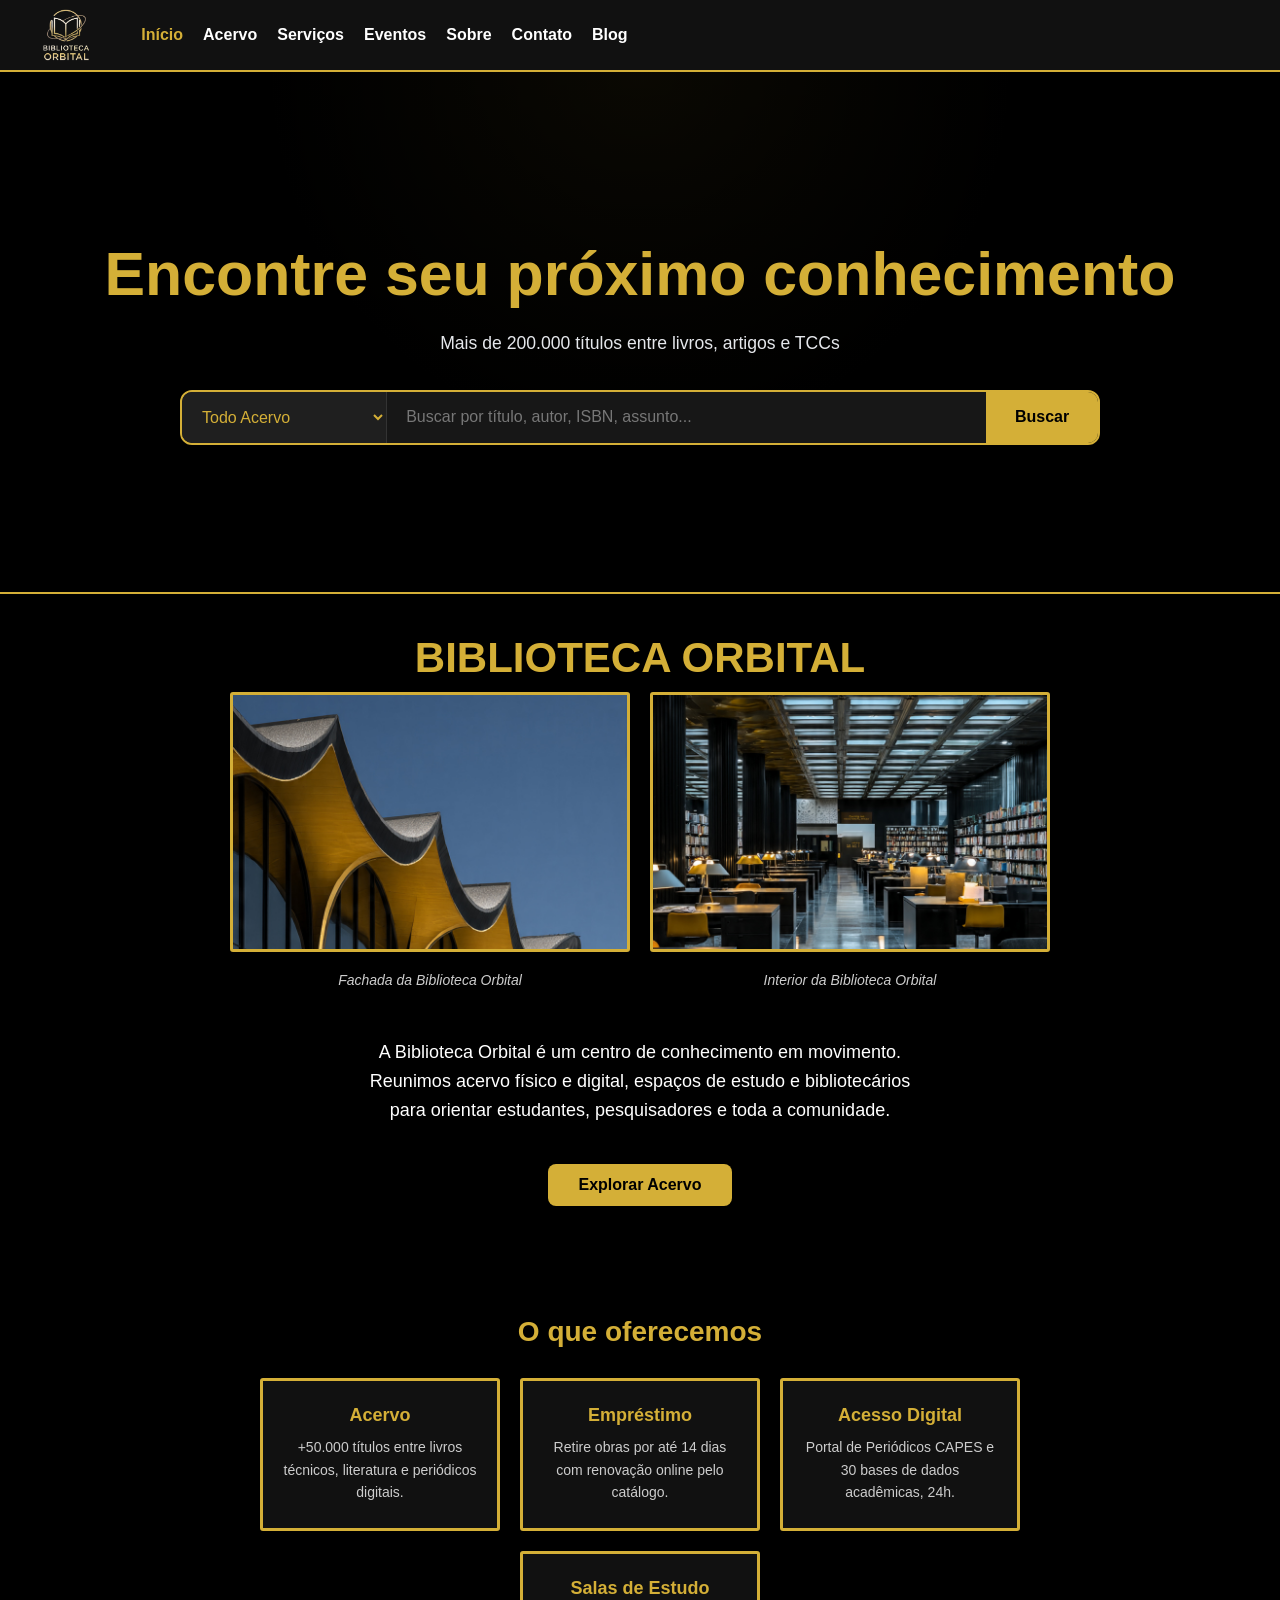
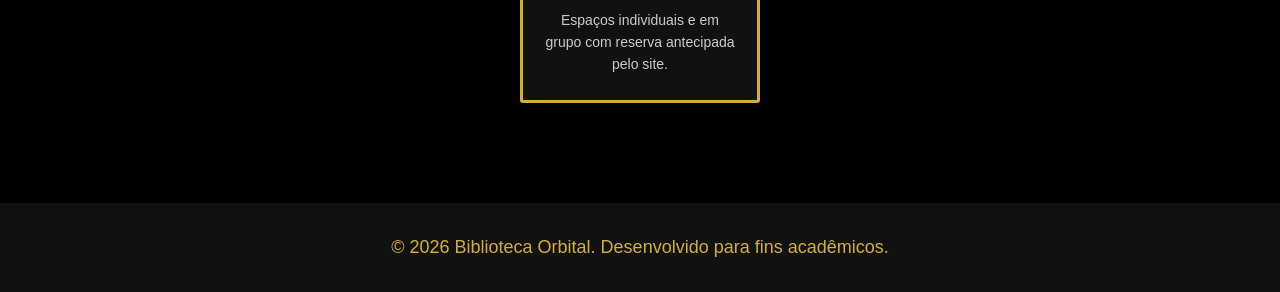
<file: index.html>
<!DOCTYPE html>
<html lang="pt-BR">
<head>
    <meta charset="UTF-8">
    <meta name="viewport" content="width=device-width, initial-scale=1.0">
    <title>Biblioteca Orbital</title>
    <link rel="stylesheet" href="css/style.css">
</head>
<body>
    <header>
        <a href="index.html" class="logo-link">
            <img src="img/logo-orbital.png" alt="Logo da Biblioteca Orbital">
        </a>
        <nav>
            <ul>
                <li><a href="index.html" class="ativo">Início</a></li>
                <li><a href="acervo.html">Acervo</a></li>
                <li><a href="servicos.html">Serviços</a></li>
                <li><a href="eventos.html">Eventos</a></li>
                <li><a href="sobre.html">Sobre</a></li>
                <li><a href="contato.html">Contato</a></li>
                <li><a href="index-blog.html">Blog</a></li>
            </ul>
        </nav>
    </header>

    <main>
        <section class="hero-busca">
            <div class="hero-conteudo">
                <h1>Encontre seu próximo conhecimento</h1>
                <p>Mais de 200.000 títulos entre livros, artigos e TCCs</p>

                <form class="busca-avancada" role="search" action="#" method="get">
                    <div class="busca-wrapper">
                        <select class="busca-filtro" aria-label="Filtrar tipo de material">
                            <option value="todos">Todo Acervo</option>
                            <option value="livros">Livros</option>
                            <option value="artigos">Artigos Científicos</option>
                            <option value="tcc">TCCs e Dissertações</option>
                            <option value="periodicos">Periódicos</option>
                        </select>

                        <input
                            type="search"
                            class="busca-input"
                            placeholder="Buscar por título, autor, ISBN, assunto..."
                            aria-label="Campo de busca"
                        >

                        <button type="submit" class="busca-btn">Buscar</button>
                    </div>
                </form>
            </div>
        </section>

        <section class="conteudo">
            <h1>BIBLIOTECA ORBITAL</h1>

            <div class="index-images">
                <figure>
                    <img src="img/contato.jpg" alt="Fachada da Biblioteca Orbital">
                    <figcaption>Fachada da Biblioteca Orbital</figcaption>
                </figure>
                <figure>
                    <img src="img/home.jpg" alt="Interior da Biblioteca Orbital">
                    <figcaption>Interior da Biblioteca Orbital</figcaption>
                </figure>
            </div>

            <p>A Biblioteca Orbital é um centro de conhecimento em movimento. Reunimos acervo físico e digital, espaços de estudo e bibliotecários para orientar estudantes, pesquisadores e toda a comunidade.</p>

            <a href="acervo.html" class="btn">Explorar Acervo</a>
        </section>

        <section class="conteudo">
            <h2>O que oferecemos</h2>
            <div class="destaques">
                <div class="destaque-card">
                    <h3>Acervo</h3>
                    <p>+50.000 títulos entre livros técnicos, literatura e periódicos digitais.</p>
                </div>
                <div class="destaque-card">
                    <h3>Empréstimo</h3>
                    <p>Retire obras por até 14 dias com renovação online pelo catálogo.</p>
                </div>
                <div class="destaque-card">
                    <h3>Acesso Digital</h3>
                    <p>Portal de Periódicos CAPES e 30 bases de dados acadêmicas, 24h.</p>
                </div>
                <div class="destaque-card">
                    <h3>Salas de Estudo</h3>
                    <p>Espaços individuais e em grupo com reserva antecipada pelo site.</p>
                </div>
            </div>
        </section>
    </main>

    <footer>
        <p>&copy; 2026 Biblioteca Orbital. Desenvolvido para fins acadêmicos.</p>
    </footer>
</body>
</html>
</file>
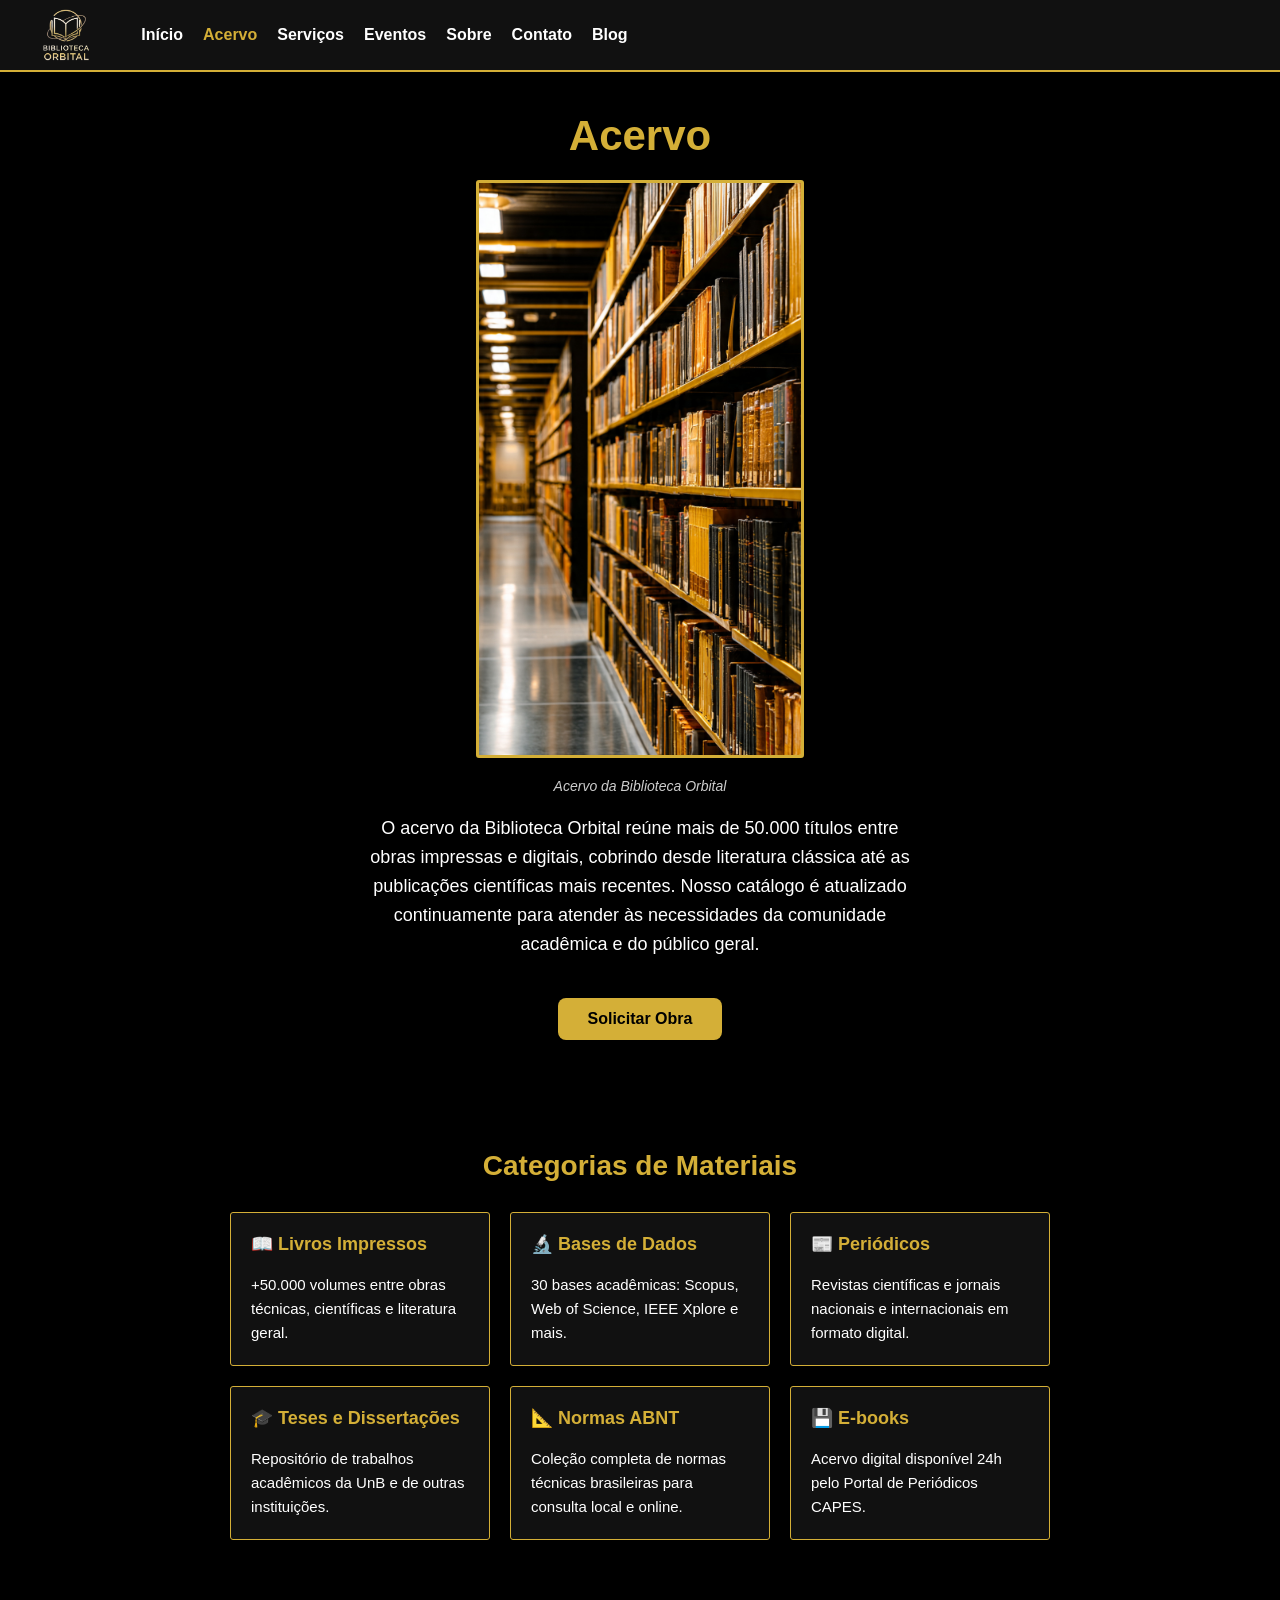
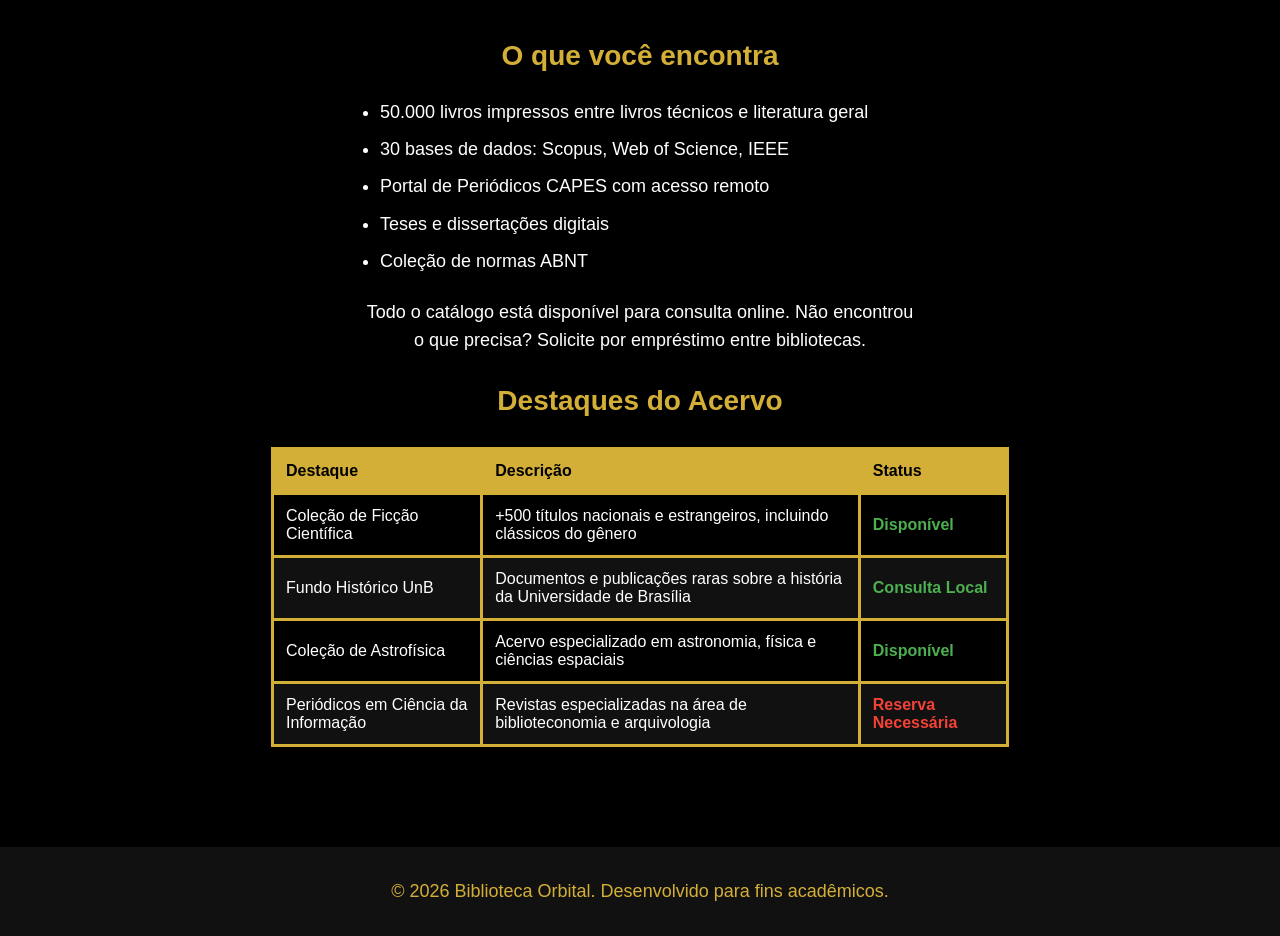
<file: acervo.html>
<!DOCTYPE html>
<html lang="pt-BR">
<head>
    <meta charset="UTF-8">
    <meta name="viewport" content="width=device-width, initial-scale=1.0">
    <title>Biblioteca Orbital - Acervo</title>
    <link rel="stylesheet" href="css/style.css">
</head>
<body>

    <header>
        <a href="index.html" class="logo-link">
            <img src="img/logo-orbital.png" alt="Logo Biblioteca Orbital">
        </a>
        <nav>
            <ul>
                <li><a href="index.html">Início</a></li>
                <li><a href="acervo.html" class="ativo">Acervo</a></li>
                <li><a href="servicos.html">Serviços</a></li>
                <li><a href="eventos.html">Eventos</a></li>
                <li><a href="sobre.html">Sobre</a></li>
                <li><a href="contato.html">Contato</a></li>
                <li><a href="index-blog.html">Blog</a></li>
            </ul>
        </nav>
    </header>

    <main>
        <section class="conteudo">
            <h1>Acervo</h1>

            <!-- Imagem do acervo -->
            <figure>
                <img src="img/acervo.jpg" alt="Estantes de livros do acervo da Biblioteca Orbital">
                <figcaption>Acervo da Biblioteca Orbital</figcaption>
            </figure>

            <!-- Descrição do acervo -->
            <p>O acervo da Biblioteca Orbital reúne mais de 50.000 títulos entre obras impressas e digitais, cobrindo desde literatura clássica até as publicações científicas mais recentes. Nosso catálogo é atualizado continuamente para atender às necessidades da comunidade acadêmica e do público geral.</p>

            <a href="contato.html" class="btn">Solicitar Obra</a>
        </section>

        <!-- Categorias de materiais -->
        <section class="conteudo">
            <h2>Categorias de Materiais</h2>
            <div class="acervo-cards">
                <div class="acervo-card">
                    <h3>📖 Livros Impressos</h3>
                    <p>+50.000 volumes entre obras técnicas, científicas e literatura geral.</p>
                </div>
                <div class="acervo-card">
                    <h3>🔬 Bases de Dados</h3>
                    <p>30 bases acadêmicas: Scopus, Web of Science, IEEE Xplore e mais.</p>
                </div>
                <div class="acervo-card">
                    <h3>📰 Periódicos</h3>
                    <p>Revistas científicas e jornais nacionais e internacionais em formato digital.</p>
                </div>
                <div class="acervo-card">
                    <h3>🎓 Teses e Dissertações</h3>
                    <p>Repositório de trabalhos acadêmicos da UnB e de outras instituições.</p>
                </div>
                <div class="acervo-card">
                    <h3>📐 Normas ABNT</h3>
                    <p>Coleção completa de normas técnicas brasileiras para consulta local e online.</p>
                </div>
                <div class="acervo-card">
                    <h3>💾 E-books</h3>
                    <p>Acervo digital disponível 24h pelo Portal de Periódicos CAPES.</p>
                </div>
            </div>
        </section>

        <!-- O que você encontra -->
        <section class="conteudo">
            <h2>O que você encontra</h2>
            <ul>
                <li>50.000 livros impressos entre livros técnicos e literatura geral</li>
                <li>30 bases de dados: Scopus, Web of Science, IEEE</li>
                <li>Portal de Periódicos CAPES com acesso remoto</li>
                <li>Teses e dissertações digitais</li>
                <li>Coleção de normas ABNT</li>
            </ul>
            <p>Todo o catálogo está disponível para consulta online. Não encontrou o que precisa? Solicite por empréstimo entre bibliotecas.</p>

            <!-- Destaques do acervo -->
            <h2>Destaques do Acervo</h2>
            <table>
                <thead>
                    <tr>
                        <th>Destaque</th>
                        <th>Descrição</th>
                        <th>Status</th>
                    </tr>
                </thead>
                <tbody>
                    <tr>
                        <td>Coleção de Ficção Científica</td>
                        <td>+500 títulos nacionais e estrangeiros, incluindo clássicos do gênero</td>
                        <td class="disponivel">Disponível</td>
                    </tr>
                    <tr>
                        <td>Fundo Histórico UnB</td>
                        <td>Documentos e publicações raras sobre a história da Universidade de Brasília</td>
                        <td class="disponivel">Consulta Local</td>
                    </tr>
                    <tr>
                        <td>Coleção de Astrofísica</td>
                        <td>Acervo especializado em astronomia, física e ciências espaciais</td>
                        <td class="disponivel">Disponível</td>
                    </tr>
                    <tr>
                        <td>Periódicos em Ciência da Informação</td>
                        <td>Revistas especializadas na área de biblioteconomia e arquivologia</td>
                        <td class="emprestado">Reserva Necessária</td>
                    </tr>
                </tbody>
            </table>
        </section>
    </main>

    <footer>
        <p>&copy; 2026 Biblioteca Orbital. Desenvolvido para fins acadêmicos.</p>
    </footer>

</body>
</html>
</file>
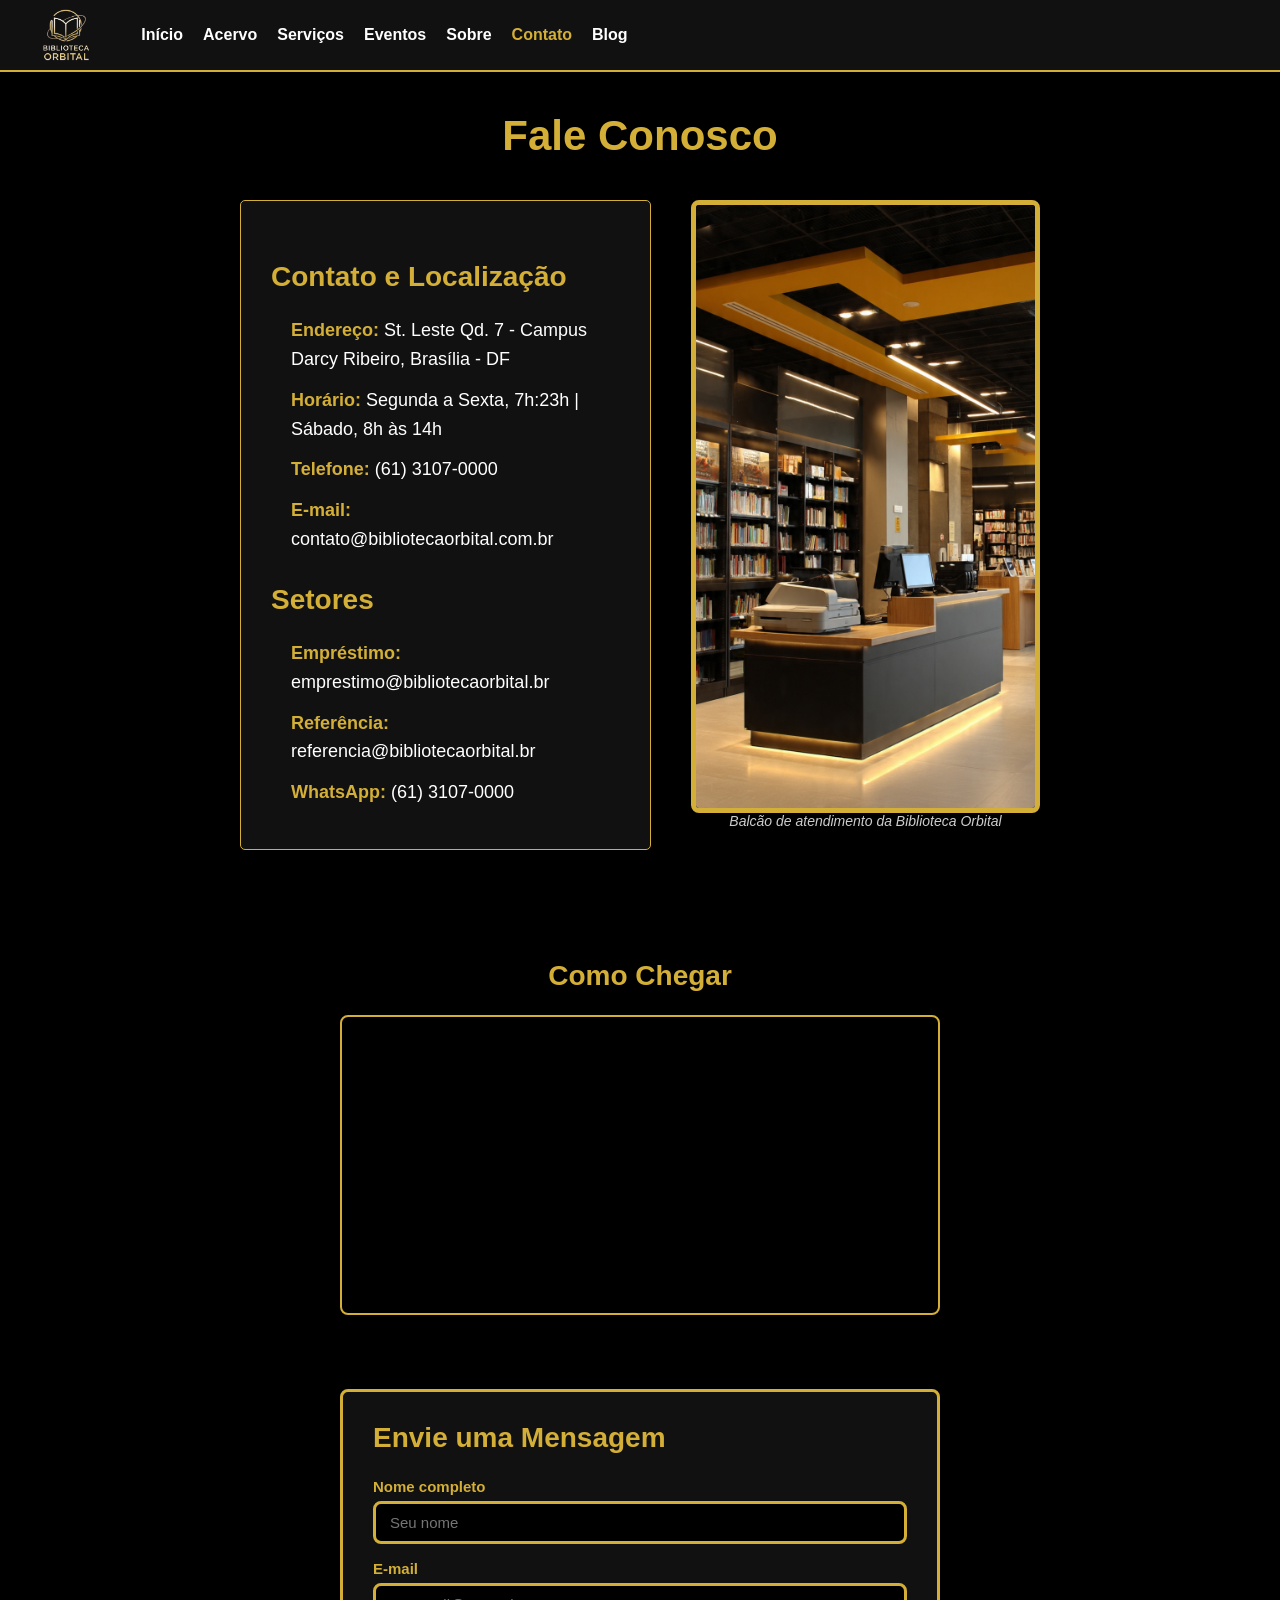
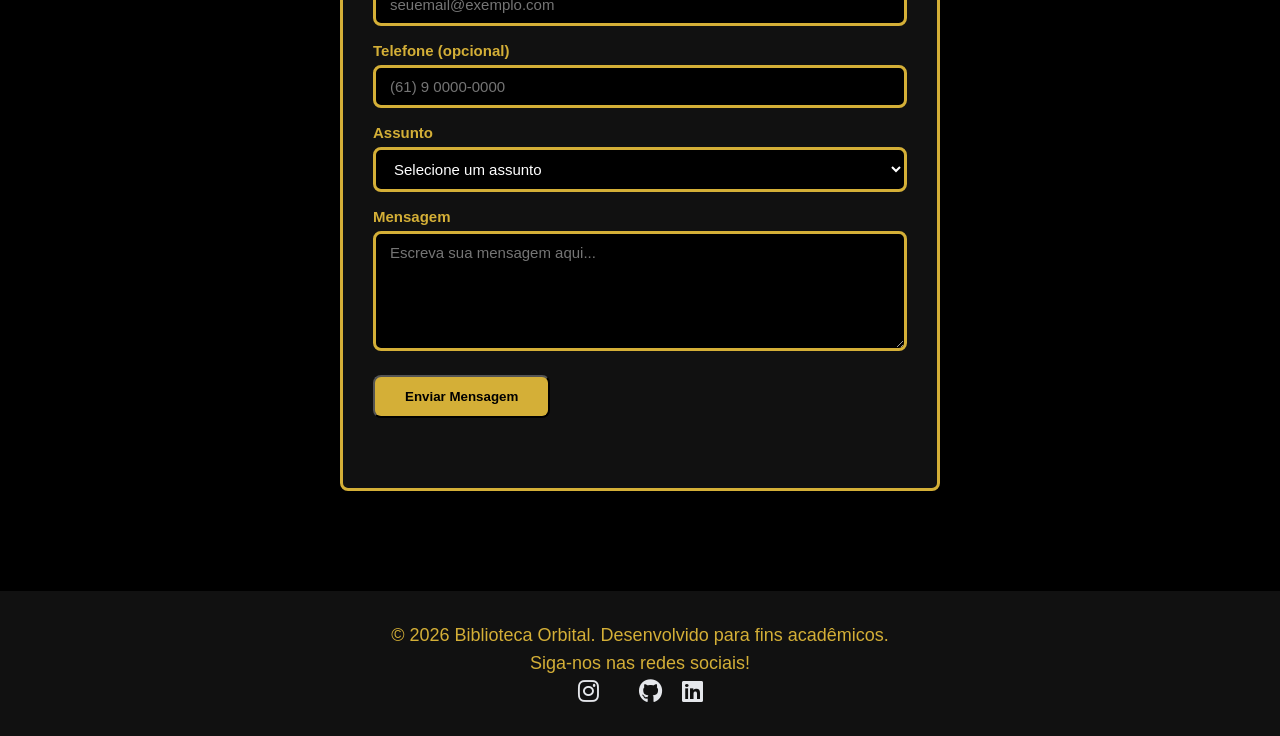
<file: contato.html>
<!DOCTYPE html>
<html lang="pt-BR">
<head>
    <meta charset="UTF-8">
    <meta name="viewport" content="width=device-width, initial-scale=1.0">
    <title>Biblioteca Orbital - Contato</title>
    <link rel="stylesheet" href="css/style.css">
    <!--Ícones gratuítos do font awesome via  CDN -->
    <link rel="stylesheet" href="https://cdnjs.cloudflare.com/ajax/libs/font-awesome/6.0.0-beta3/css/all.min.css">
</head>
<body>

    <header>
        <a href="index.html" class="logo-link">
            <img src="img/logo-orbital.png" alt="Logo Biblioteca Orbital">
        </a>
        <nav>

            <ul>
                <li><a href="index.html">Início</a></li>
                <li><a href="acervo.html">Acervo</a></li>
                <li><a href="servicos.html">Serviços</a></li>
                <li><a href="eventos.html">Eventos</a></li>
                <li><a href="sobre.html">Sobre</a></li>
                <li><a href="contato.html" class="ativo">Contato</a></li>
                <li><a href="index-blog.html">Blog</a></li>
            </ul>
        </nav>
    </header>

    <main>
        <section class="conteudo">
            <h1>Fale Conosco</h1>

            <!-- Contato + Imagem lado a lado -->
            <div class="contato-wrapper">
                <div class="contato-info">
                    <h2>Contato e Localização</h2>
                    <p><strong>Endereço:</strong> St. Leste Qd. 7 - Campus Darcy Ribeiro, Brasília - DF</p>
                    <p><strong>Horário:</strong> Segunda a Sexta, 7h:23h | Sábado, 8h às 14h</p>
                    <p><strong>Telefone:</strong> (61) 3107-0000</p>
                    <p><strong>E-mail:</strong> contato@bibliotecaorbital.com.br</p>

                    <h2>Setores</h2>
                    <p><strong>Empréstimo:</strong> emprestimo@bibliotecaorbital.br</p>
                    <p><strong>Referência:</strong> referencia@bibliotecaorbital.br</p>
                    <p><strong>WhatsApp:</strong> (61) 3107-0000</p>
                </div>

                <div class="contato-imagem">
                    <img src="img/balcao.jpg" alt="Balcão de atendimento da Biblioteca Orbital">
                    <figcaption>Balcão de atendimento da Biblioteca Orbital</figcaption>
                </div>
            </div>
        </section>

        <!-- Mapa -->
        <section class="conteudo">
            <h2>Como Chegar</h2>
            <iframe
                src="https://www.google.com/maps/embed?pb=!1m18!1m12!1m3!1d239.98846134846877!2d-47.86753771446708!3d-15.760902819697632!2m3!1f0!2f0!3f0!3m2!1i1024!2i768!4f13.1!3m3!1m2!1s0x935a3bb93dcc2a87%3A0x252273c52b767844!2sFaculdade%20de%20Ci%C3%AAncia%20da%20Informa%C3%A7%C3%A3o%20-%20FCI!5e0!3m2!1spt-BR!2sbr!4v1778588430368!5m2!1spt-BR!2sbr"
                width="600" height="300"
                style="border: 2px solid #D4AF37; border-radius: 8px; max-width:100%;"
                allowfullscreen="" loading="lazy" referrerpolicy="no-referrer-when-downgrade">
            </iframe>
        </section>

        <!-- Formulário de contato -->
        <section class="conteudo">
            <form class="form-contato" action="#" method="post">
                <h2>Envie uma Mensagem</h2>

                <label for="nome">Nome completo</label>
                <input type="text" id="nome" name="nome" placeholder="Seu nome" required>

                <label for="email">E-mail</label>
                <input type="email" id="email" name="email" placeholder="seuemail@exemplo.com" required>

                <label for="telefone">Telefone (opcional)</label>
                <input type="tel" id="telefone" name="telefone" placeholder="(61) 9 0000-0000">

                <label for="assunto">Assunto</label>
                <select id="assunto" name="assunto">
                    <option value="">Selecione um assunto</option>
                    <option value="emprestimo">Empréstimo e Devolução</option>
                    <option value="referencia">Serviço de Referência</option>
                    <option value="reserva">Reserva de Sala</option>
                    <option value="sugestao">Sugestão de Obra</option>
                    <option value="outro">Outro</option>
                </select>

                <label for="mensagem">Mensagem</label>
                <textarea id="mensagem" name="mensagem" placeholder="Escreva sua mensagem aqui..." required></textarea>

                <button type="submit" class="btn">Enviar Mensagem</button>
            </form>
        </section>
    </main>

    <footer>
        <p>&copy; 2026 Biblioteca Orbital. Desenvolvido para fins acadêmicos.</p>
        <p> Siga-nos nas redes sociais!</p>  
     <div class="redes-sociais">
       <a href="https://instagram.com/" target="_blank" aria-label="Instagram">
        <i class="fa-brands fa-instagram"></i>
      </a>
      <a href="https://x.com/" target="_blank" aria-label="X / Twitter">
        <i class="fa-brands fa-x-twitter"></i>
      </a>
      <a href="https://github.com/" target="_blank" aria-label="GitHub">
        <i class="fa-brands fa-github"></i>
      </a>
      <a href="https://linkedin.com/" target="_blank" aria-label="LinkedIn">
        <i class="fa-brands fa-linkedin"></i>
      </a>
    </div>
  </footer>

</body>
</html>
</file>
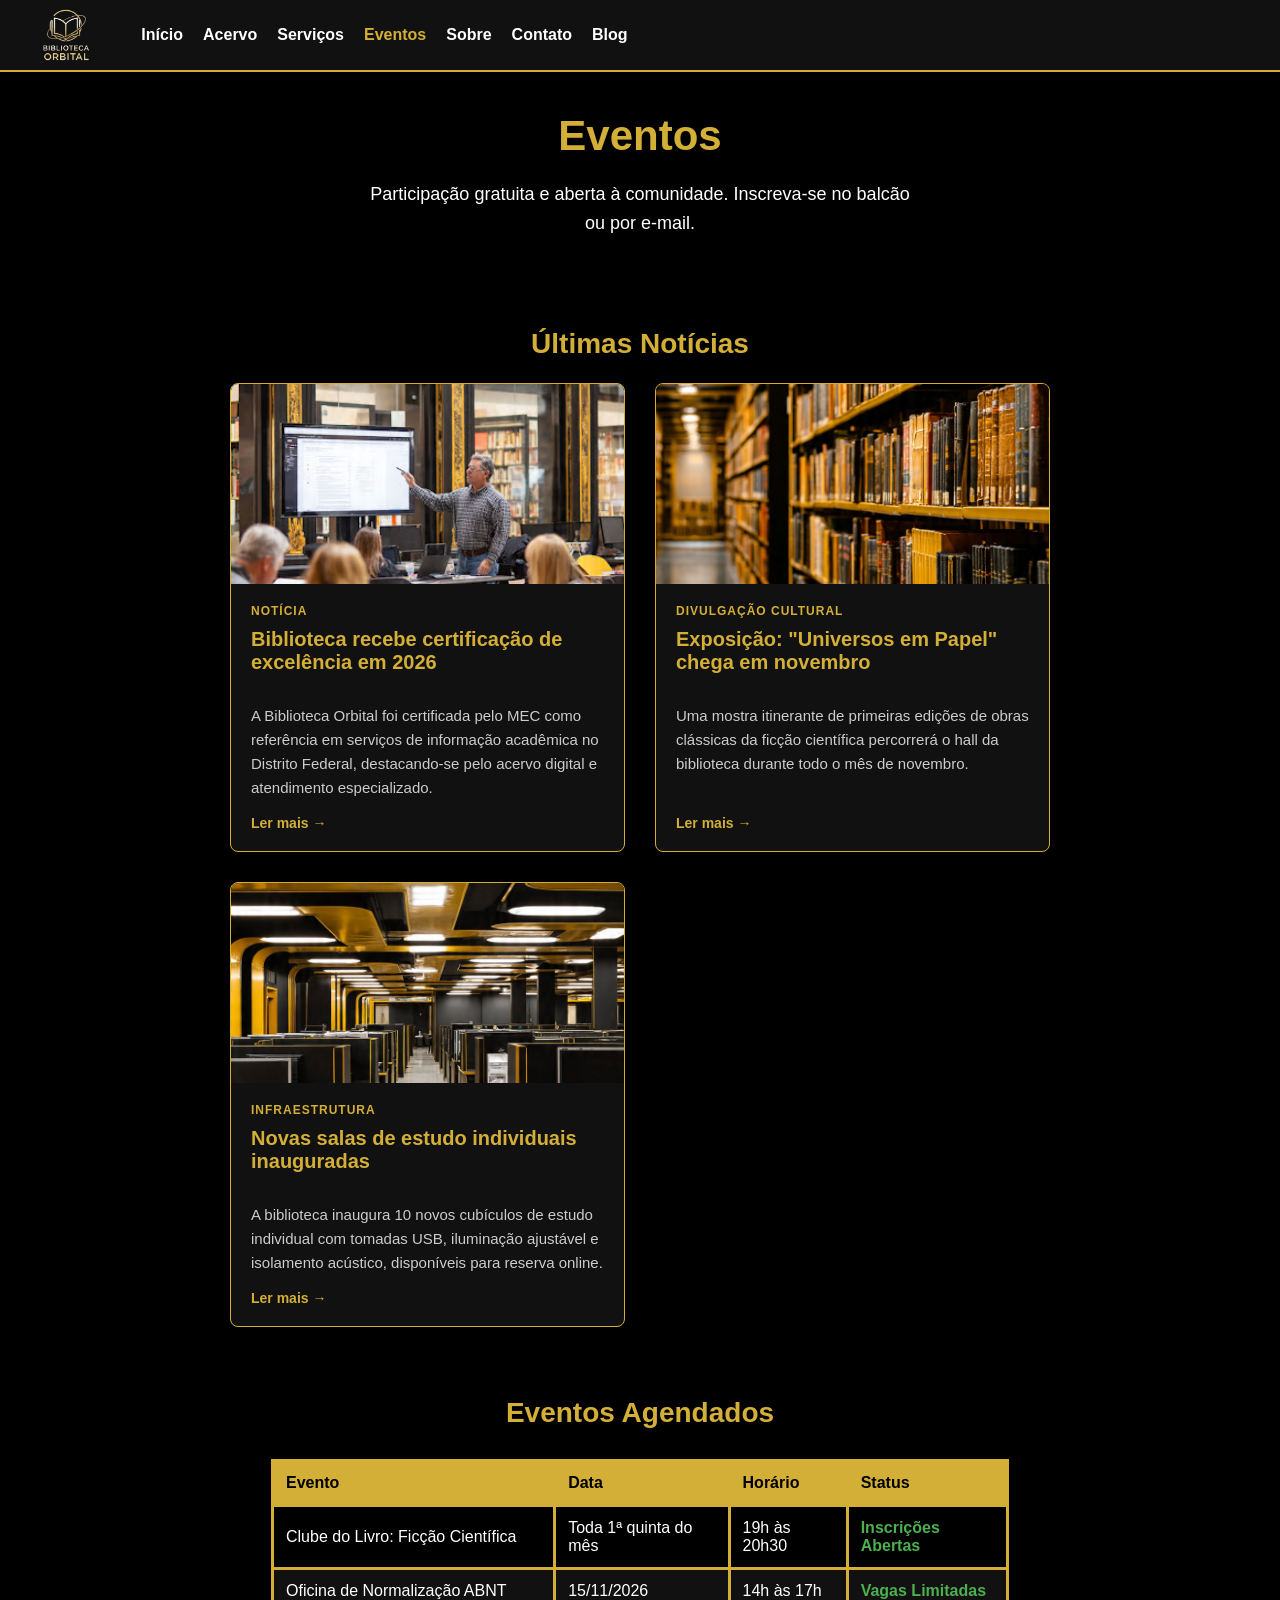
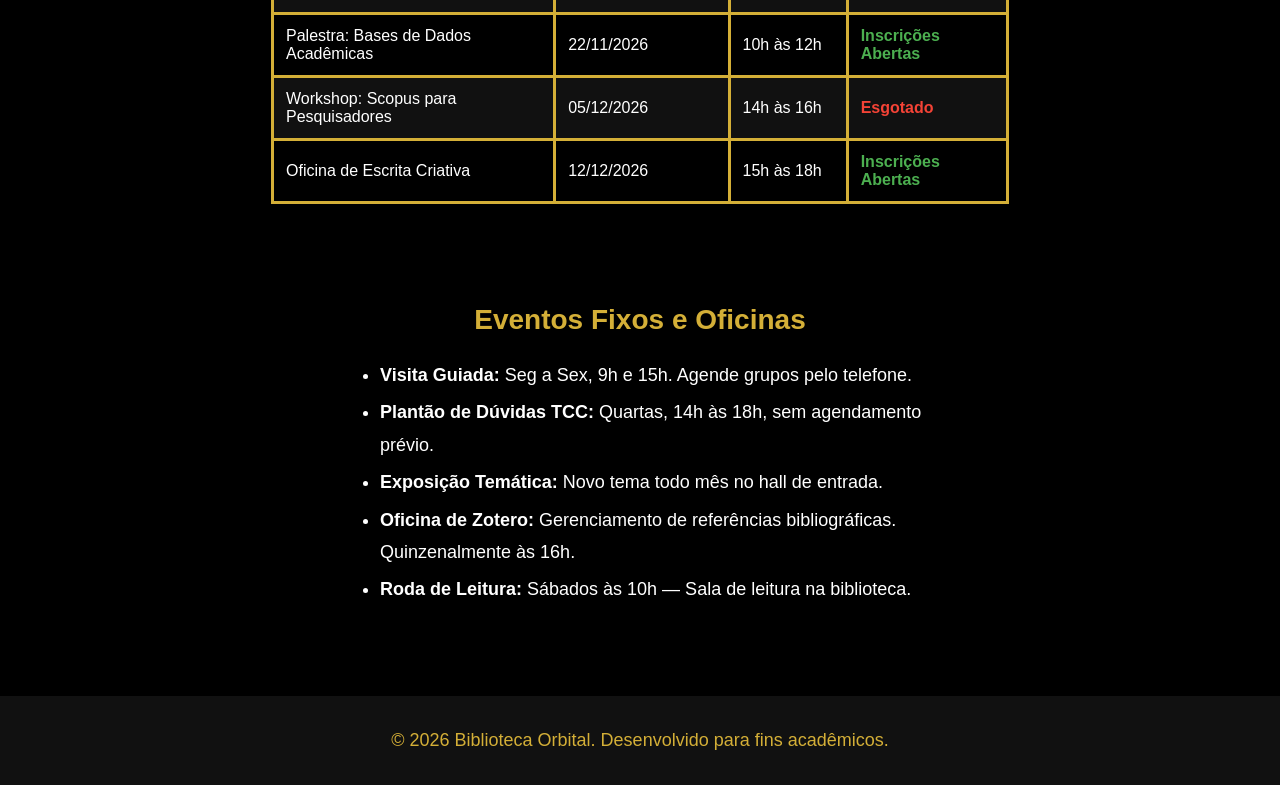
<file: eventos.html>
<!DOCTYPE html>
<html lang="pt-BR">
<head>
    <meta charset="UTF-8">
    <meta name="viewport" content="width=device-width, initial-scale=1.0">
    <title>Biblioteca Orbital - Eventos </title>
    <link rel="stylesheet" href="css/style.css">
</head>
<body>

    <header>
        <a href="index.html" class="logo-link">
            <img src="img/logo-orbital.png" alt="Logo Biblioteca Orbital">
        </a>
        <nav>
            <ul>
                <li><a href="index.html">Início</a></li>
                <li><a href="acervo.html">Acervo</a></li>
                <li><a href="servicos.html">Serviços</a></li>
                <li><a href="eventos.html" class="ativo">Eventos</a></li>
                <li><a href="sobre.html">Sobre</a></li>
                <li><a href="contato.html">Contato</a></li>
                <li><a href="index-blog.html">Blog</a></li>
            </ul>
        </nav>
    </header>

    <main>
        <!-- Notícias -->
        <section class="conteudo">
            <h1>Eventos </h1>
            <p>Participação gratuita e aberta à comunidade. Inscreva-se no balcão ou por e-mail.</p>
        </section>

        <section class="conteudo">
            <h2>Últimas Notícias</h2>
            <div class="posts-grid" style="max-width:860px; margin:0 auto;">

                <article class="post-card">
                    <div class="post-img" style="background-image: url('img/Workshop.jpg');"></div>
                    <div class="post-content">
                        <span class="category">Notícia</span>
                        <h2>Biblioteca recebe certificação de excelência em 2026</h2>
                        <p>A Biblioteca Orbital foi certificada pelo MEC como referência em serviços de informação acadêmica no Distrito Federal, destacando-se pelo acervo digital e atendimento especializado.</p>
                        <a href="#" class="read-more">Ler mais →</a>
                    </div>
                </article>

                <article class="post-card">
                    <div class="post-img" style="background-image: url('img/acervo.jpg');"></div>
                    <div class="post-content">
                        <span class="category">Divulgação Cultural</span>
                        <h2>Exposição: "Universos em Papel" chega em novembro</h2>
                        <p>Uma mostra itinerante de primeiras edições de obras clássicas da ficção científica percorrerá o hall da biblioteca durante todo o mês de novembro.</p>
                        <a href="#" class="read-more">Ler mais →</a>
                    </div>
                </article>

                <article class="post-card">
                    <div class="post-img" style="background-image: url('img/salas.jpg');"></div>
                    <div class="post-content">
                        <span class="category">Infraestrutura</span>
                        <h2>Novas salas de estudo individuais inauguradas</h2>
                        <p>A biblioteca inaugura 10 novos cubículos de estudo individual com tomadas USB, iluminação ajustável e isolamento acústico, disponíveis para reserva online.</p>
                        <a href="#" class="read-more">Ler mais →</a>
                    </div>
                </article>

            </div>
        </section>

        <!-- Tabela de eventos agendados -->
        <section class="conteudo">
            <h2>Eventos Agendados</h2>
            <table>
                <thead>
                    <tr>
                        <th>Evento</th>
                        <th>Data</th>
                        <th>Horário</th>
                        <th>Status</th>
                    </tr>
                </thead>
                <tbody>
                    <tr>
                        <td>Clube do Livro: Ficção Científica</td>
                        <td>Toda 1ª quinta do mês</td>
                        <td>19h às 20h30</td>
                        <td class="disponivel">Inscrições Abertas</td>
                    </tr>
                    <tr>
                        <td>Oficina de Normalização ABNT</td>
                        <td>15/11/2026</td>
                        <td>14h às 17h</td>
                        <td class="disponivel">Vagas Limitadas</td>
                    </tr>
                    <tr>
                        <td>Palestra: Bases de Dados Acadêmicas</td>
                        <td>22/11/2026</td>
                        <td>10h às 12h</td>
                        <td class="disponivel">Inscrições Abertas</td>
                    </tr>
                    <tr>
                        <td>Workshop: Scopus para Pesquisadores</td>
                        <td>05/12/2026</td>
                        <td>14h às 16h</td>
                        <td class="emprestado">Esgotado</td>
                    </tr>
                    <tr>
                        <td>Oficina de Escrita Criativa</td>
                        <td>12/12/2026</td>
                        <td>15h às 18h</td>
                        <td class="disponivel">Inscrições Abertas</td>
                    </tr>
                </tbody>
            </table>
        </section>

        <!-- Eventos fixos e oficinas -->
        <section class="conteudo">
            <h2>Eventos Fixos e Oficinas</h2>
            <ul>
                <li><strong>Visita Guiada:</strong> Seg a Sex, 9h e 15h. Agende grupos pelo telefone.</li>
                <li><strong>Plantão de Dúvidas TCC:</strong> Quartas, 14h às 18h, sem agendamento prévio.</li>
                <li><strong>Exposição Temática:</strong> Novo tema todo mês no hall de entrada.</li>
                <li><strong>Oficina de Zotero:</strong> Gerenciamento de referências bibliográficas. Quinzenalmente às 16h.</li>
                <li><strong>Roda de Leitura:</strong> Sábados às 10h — Sala de leitura na biblioteca.</li>
            </ul>
        </section>
    </main>

    <footer>
        <p>&copy; 2026 Biblioteca Orbital. Desenvolvido para fins acadêmicos.</p>
    </footer>

</body>
</html>
</file>
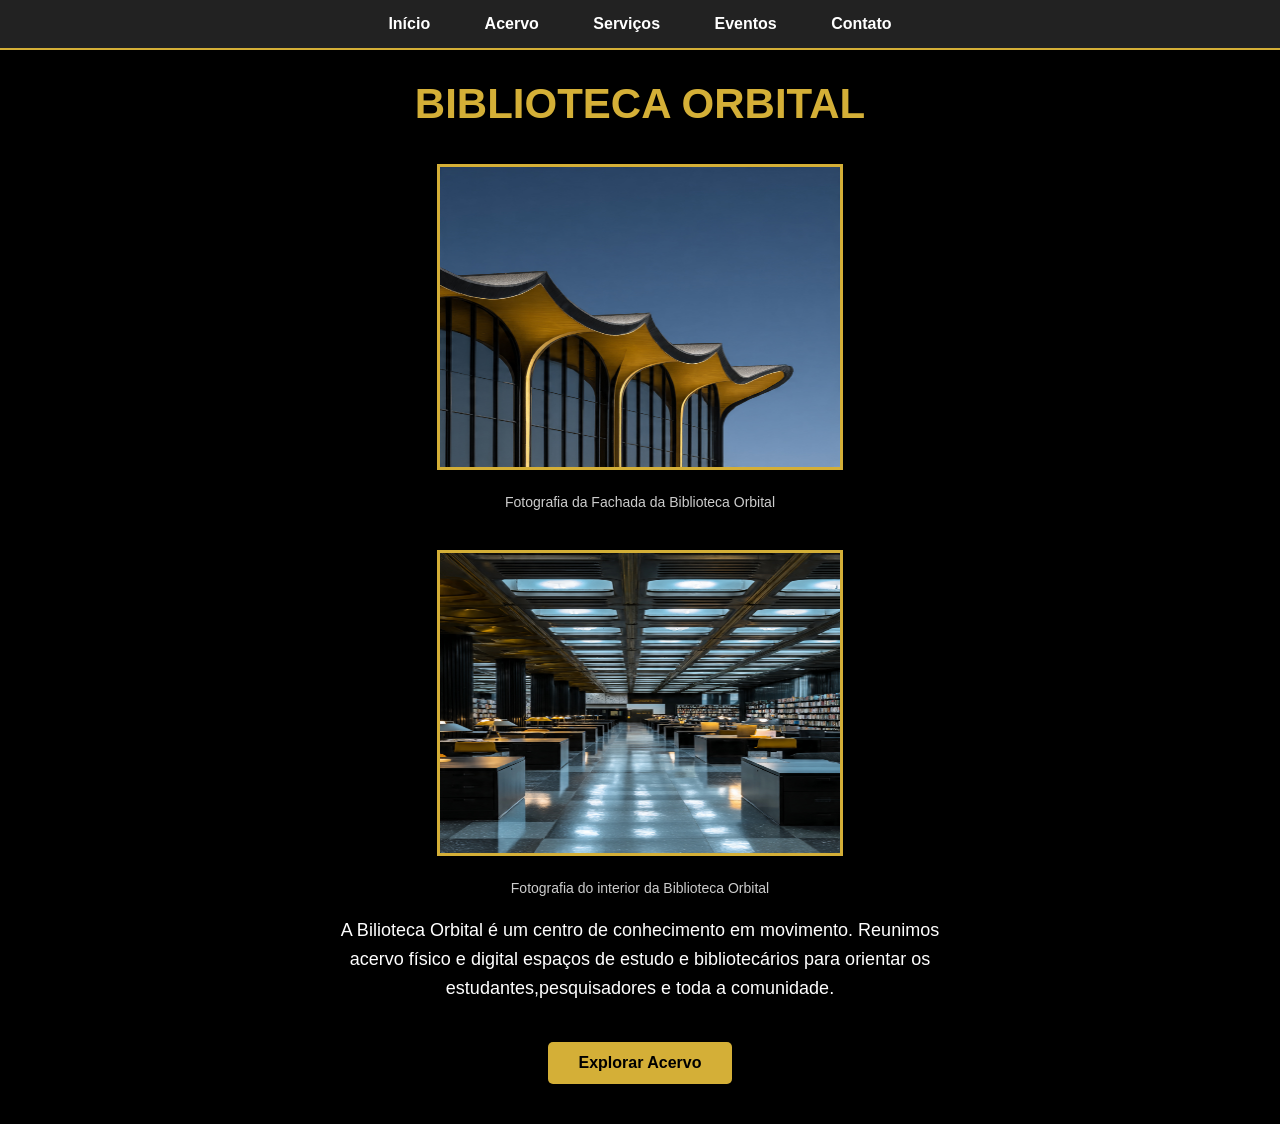
<file: home.html>
<!DOCTYPE html>
<html  lang="pt-BR">
<head>
    <meta charset="UTF-8">
	
    <title>Biblioteca Orbital</title>
	<style>
	    body { 
		background: #000;
		color: #FFF; 
		font-family:Arial, sans-serif;
		margin: 0;
		text-align: center;
		}
		
		h1 { 
		color: #D4AF37;
		font-size: 42px; 
		margin: 30px 0 10px 0;
		} 
		img { 
		width: 80%;
		max-width: 400px;
		border: 3px solid	#D4AF37; 
		margin: 20px 0; 
		}
		
		figcaption {
		    color: #CCCCCC;
		    font-size: 14px;
			margin-bottom: 20px;
		}
		.menu {
		
		 background: #222; 
		 padding: 15px; 
		 border-bottom: 2px solid  #D4AF37; 
	 } 
       .menu a { 
	   color: #FFF; 
	   text-decoration: none; 
	   margin: 0 25px; 
	   font-weight: bold; 
	   font-size: 16px;
   }
	   .menu a:hover { 
	   color: #D4AF37;
   }        
        p  {
		font-size: 18px;
		max-width: 600px; 
		margin: 20px auto;
		padding: 0 20px;
		line-height: 1.6; 
	}
	.btn {
        display: inline-block;
        background: #D4AF37;
        color: #000;
        padding: 12px 30px;
        text-decoration: none;
        font-weight: bold;
        border-radius: 5px;
        margin: 20px 0 40px 0;
        transition: filter 0.2s;
    }
        
        .btn:hover {
            filter: brightness(1.1);
        }
		
		
		@media (max-width: 480px) {
        h1 { font-size: 32px; }
	   .menu a { margin: 0 10px; display: inline-block; padding: 5px 0; }
       img { width: 95%; }
	   p { font-size: 16px; }
}
   
	</style>	

</head>
<body>
     <div>
            
    <div class="menu">
        <a href="home.html">Início</a>
        <a href="acervo.html">Acervo</a>
        <a href="servicos.html">Serviços</a>
        <a href="eventos.html">Eventos</a>
        <a href="contato.html">Contato</a>
		</div>
    </div>
    
    <div class="conteúdo">
        <h1>BIBLIOTECA ORBITAL</h1>
		
		<figure>
		<img src="img/contato.jpg" alt="Fachada da Biblioteca Orbital" width="480" height="300" />
        <figcaption>Fotografia da Fachada da Biblioteca Orbital </figcaption>
		
		    <img src="img/home.jpg" alt="Fotografia do interior da Biblioteca Orbital"width="400" height="300" >
		        <figcaption>Fotografia do interior da Biblioteca Orbital </figcaption>
		
		
		</figure>
        <p>A Bilioteca Orbital é um centro de conhecimento em movimento. Reunimos acervo físico e digital espaços de estudo e bibliotecários para orientar os estudantes,pesquisadores e toda a comunidade.</p>
		
        <a href="acervo.html" class="btn">Explorar Acervo</a>
    </div>
	
	
</body>

</html>
</file>
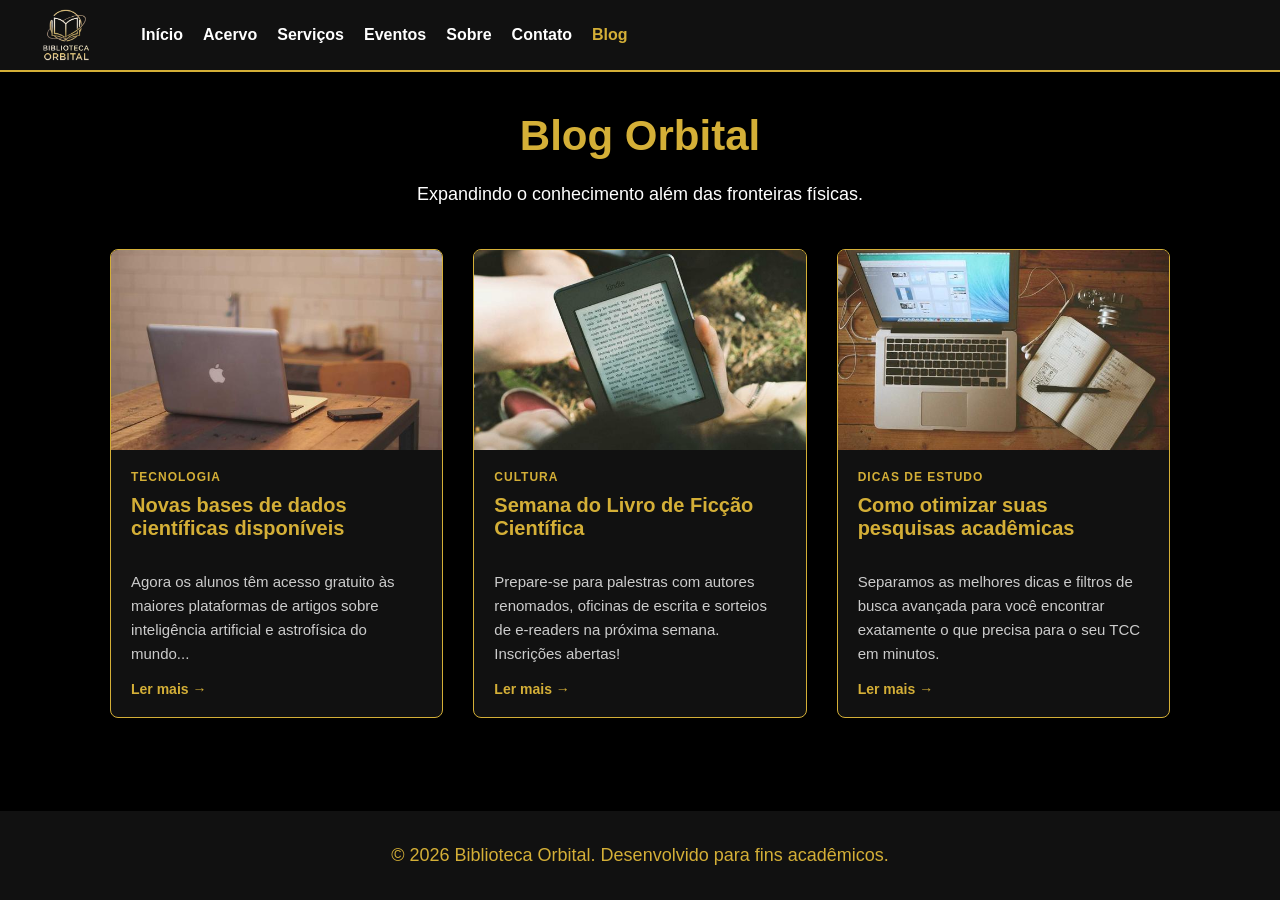
<file: index-blog.html>
<!DOCTYPE html>
<html lang="pt-BR">
<head>
    <meta charset="UTF-8">
    <meta name="viewport" content="width=device-width, initial-scale=1.0">
    <title>Blog - Biblioteca Orbital</title>
    <link rel="stylesheet" href="css/style.css">
</head>
<body>

    <header>
       <a href="index.html" class="logo-link">
            <img src="img/logo-orbital.png" alt="Logo Biblioteca Orbital">
        </a>
        <nav>
            <ul>
                <li><a href="index.html">Início</a></li>
                <li><a href="acervo.html">Acervo</a></li>
                <li><a href="servicos.html">Serviços</a></li>
                <li><a href="eventos.html">Eventos</a></li>
                <li><a href="sobre.html">Sobre</a></li>
                <li><a href="contato.html">Contato</a></li>
                <li><a href="index-blog.html" class="ativo">Blog</a></li>
            </ul>
        </nav>
    </header>

    <main>
        <section class="conteudo">
            <h1>Blog Orbital</h1>
            <p>Expandindo o conhecimento além das fronteiras físicas.</p>
        </section>

        <div class="container" style="max-width:1100px; margin:0 auto; padding:0 20px 40px;">
            <section class="posts-grid">

                <article class="post-card">
                    <div class="post-img" style="background-image: url('img/foto1.jpg');"></div>
                    <div class="post-content">
                        <span class="category">Tecnologia</span>
                        <h2>Novas bases de dados científicas disponíveis</h2>
                        <p>Agora os alunos têm acesso gratuito às maiores plataformas de artigos sobre inteligência artificial e astrofísica do mundo...</p>
                        <a href="#" class="read-more">Ler mais →</a>
                    </div>
                </article>

                <article class="post-card">
                    <div class="post-img" style="background-image: url('img/foto2.jpg');"></div>
                    <div class="post-content">
                        <span class="category">Cultura</span>
                        <h2>Semana do Livro de Ficção Científica</h2>
                        <p>Prepare-se para palestras com autores renomados, oficinas de escrita e sorteios de e-readers na próxima semana. Inscrições abertas!</p>
                        <a href="#" class="read-more">Ler mais →</a>
                    </div>
                </article>

                <article class="post-card">
                    <div class="post-img" style="background-image: url('img/foto3.jpg');"></div>
                    <div class="post-content">
                        <span class="category">Dicas de Estudo</span>
                        <h2>Como otimizar suas pesquisas acadêmicas</h2>
                        <p>Separamos as melhores dicas e filtros de busca avançada para você encontrar exatamente o que precisa para o seu TCC em minutos.</p>
                        <a href="#" class="read-more">Ler mais →</a>
                    </div>
                </article>

            </section>
        </div>
    </main>

    <footer>
        <p>&copy; 2026 Biblioteca Orbital. Desenvolvido para fins acadêmicos.</p>
    </footer>

</body>
</html>
</file>
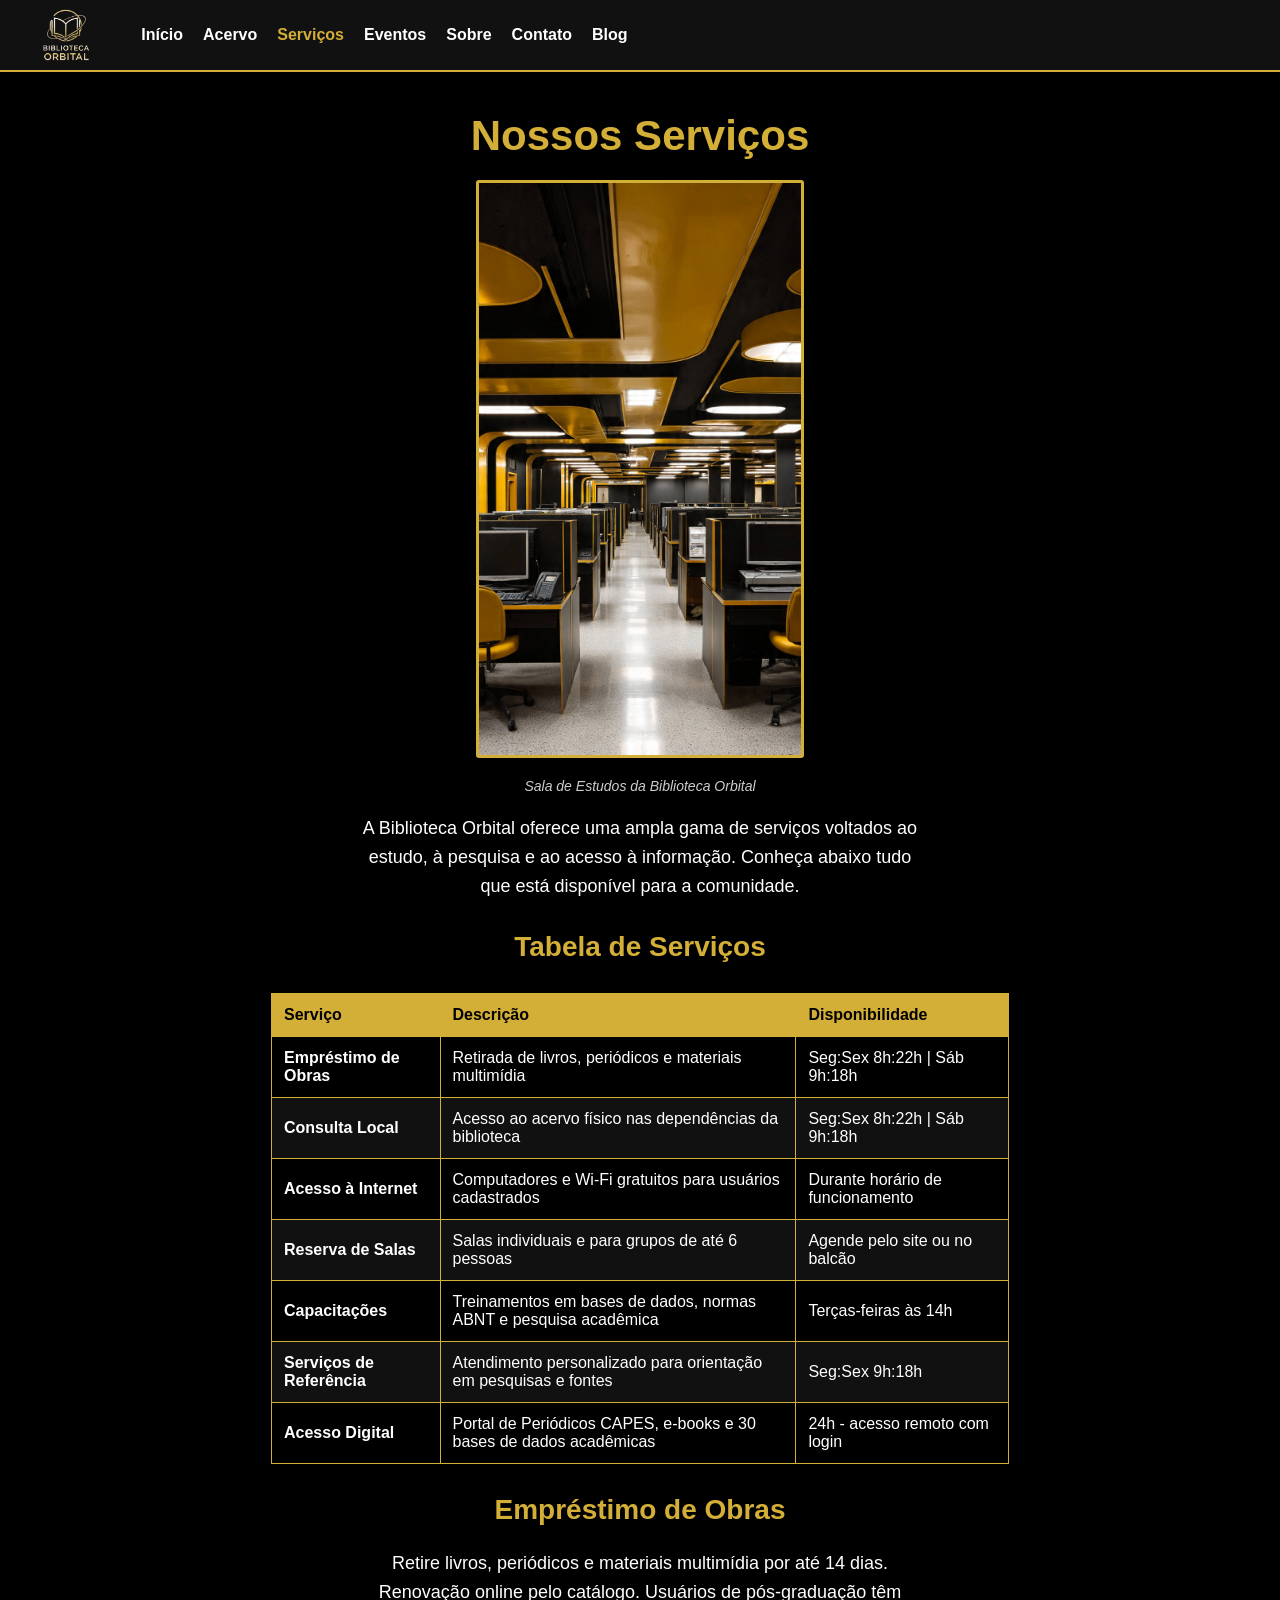
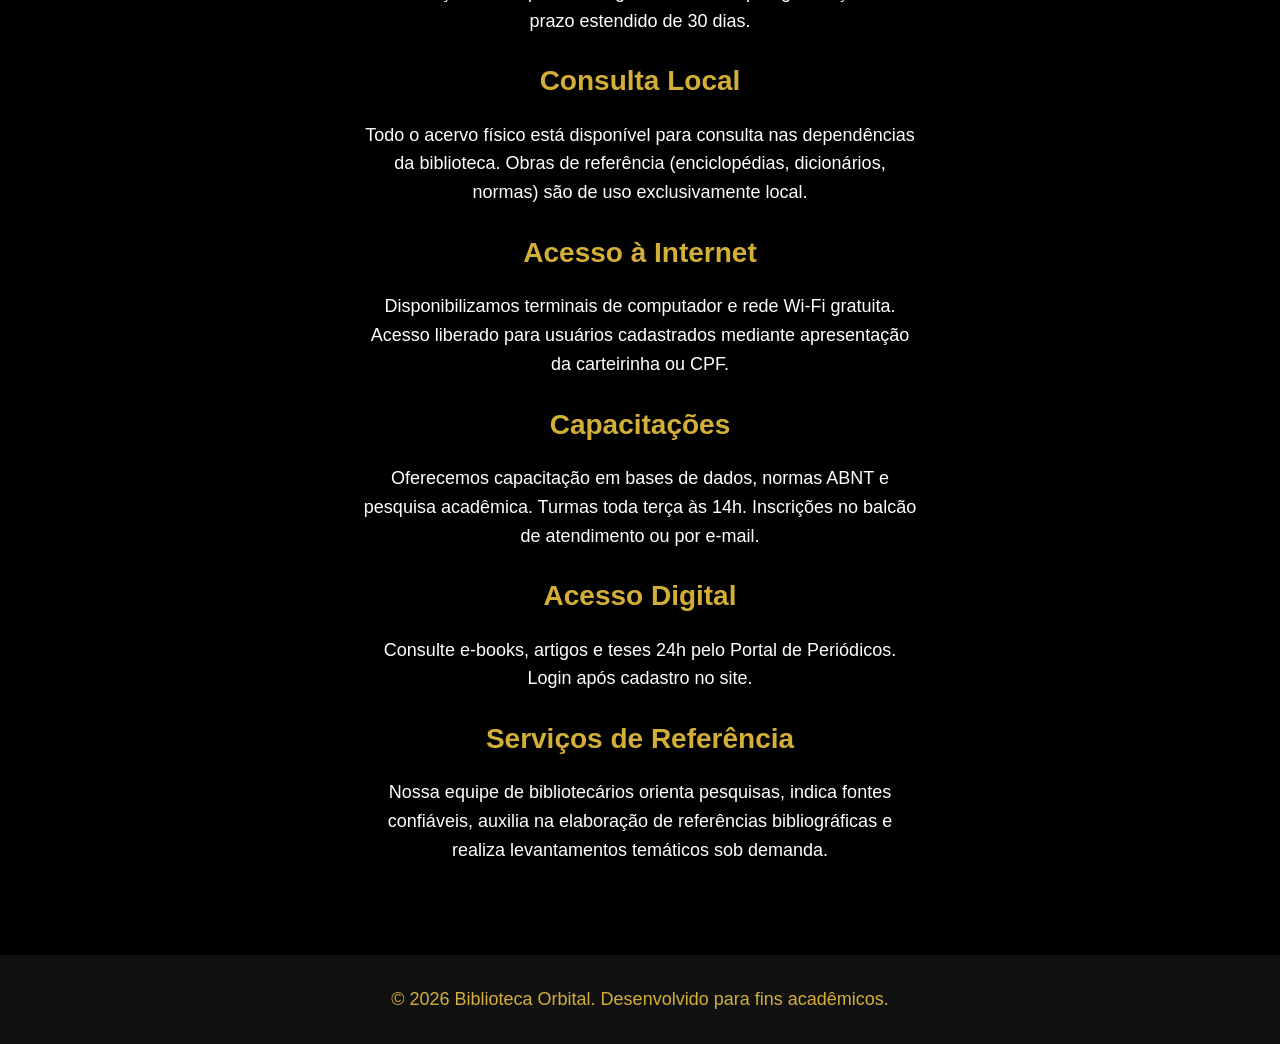
<file: servicos.html>
<!DOCTYPE html>
<html lang="pt-BR">

<head>
  <meta charset="UTF-8">
  <meta name="viewport" content="width=device-width, initial-scale=1.0">
  <title>Serviços - Biblioteca Orbital</title>
  <link rel="stylesheet" href="css/style.css">
</head>

<body>

  <header>
    <a href="index.html" class="logo-link">
      <img src="img/logo-orbital.png" alt="Logo Biblioteca Orbital">
    </a>
    <nav>
      <ul>
        <li><a href="index.html">Início</a></li>
        <li><a href="acervo.html">Acervo</a></li>
        <li><a href="servicos.html" class="ativo">Serviços</a></li>
        <li><a href="eventos.html">Eventos</a></li>
        <li><a href="sobre.html">Sobre</a></li>
        <li><a href="contato.html">Contato</a></li>
        <li><a href="index-blog.html">Blog</a></li>
      </ul>
    </nav>
  </header>

  <main>
    <section class="conteudo">
      <h1>Nossos Serviços</h1>

      <figure>
        <img src="img/salas.jpg" alt="Sala de estudos da Biblioteca Orbital">
        <figcaption>Sala de Estudos da Biblioteca Orbital</figcaption>
      </figure>

      <p>A Biblioteca Orbital oferece uma ampla gama de serviços voltados ao estudo, à pesquisa e ao acesso à
        informação. Conheça abaixo tudo que está disponível para a comunidade.</p>

      <!-- Tabela organizada de serviços -->
      <h2>Tabela de Serviços</h2>
      <table class="servicos-table">
        <thead>
          <tr>
            <th>Serviço</th>
            <th>Descrição</th>
            <th>Disponibilidade</th>
          </tr>
        </thead>
        <tbody>
          <tr>
            <td><strong>Empréstimo de Obras</strong></td>
            <td>Retirada de livros, periódicos e materiais multimídia</td>
            <td>Seg:Sex 8h:22h | Sáb 9h:18h</td>
          </tr>
          <tr>
            <td><strong>Consulta Local</strong></td>
            <td>Acesso ao acervo físico nas dependências da biblioteca</td>
            <td>Seg:Sex 8h:22h | Sáb 9h:18h</td>
          </tr>
          <tr>
            <td><strong>Acesso à Internet</strong></td>
            <td>Computadores e Wi-Fi gratuitos para usuários cadastrados</td>
            <td>Durante horário de funcionamento</td>
          </tr>
          <tr>
            <td><strong>Reserva de Salas</strong></td>
            <td>Salas individuais e para grupos de até 6 pessoas</td>
            <td>Agende pelo site ou no balcão</td>
          </tr>
          <tr>
            <td><strong>Capacitações</strong></td>
            <td>Treinamentos em bases de dados, normas ABNT e pesquisa acadêmica</td>
            <td>Terças-feiras às 14h</td>
          </tr>
          <tr>
            <td><strong>Serviços de Referência</strong></td>
            <td>Atendimento personalizado para orientação em pesquisas e fontes</td>
            <td>Seg:Sex 9h:18h</td>
          </tr>
          <tr>
            <td><strong>Acesso Digital</strong></td>
            <td>Portal de Periódicos CAPES, e-books e 30 bases de dados acadêmicas</td>
            <td>24h - acesso remoto com login</td>
          </tr>
        </tbody>
      </table>

      <h2>Empréstimo de Obras</h2>
      <p>Retire livros, periódicos e materiais multimídia por até 14 dias. Renovação online pelo catálogo. Usuários de
        pós-graduação têm prazo estendido de 30 dias.</p>

      <h2>Consulta Local</h2>
      <p>Todo o acervo físico está disponível para consulta nas dependências da biblioteca. Obras de referência
        (enciclopédias, dicionários, normas) são de uso exclusivamente local.</p>

      <h2>Acesso à Internet</h2>
      <p>Disponibilizamos terminais de computador e rede Wi-Fi gratuita. Acesso liberado para usuários cadastrados
        mediante apresentação da carteirinha ou CPF.</p>

      <h2>Capacitações</h2>
      <p>Oferecemos capacitação em bases de dados, normas ABNT e pesquisa acadêmica. Turmas toda terça às 14h.
        Inscrições no balcão de atendimento ou por e-mail.</p>

      <h2>Acesso Digital</h2>
      <p>Consulte e-books, artigos e teses 24h pelo Portal de Periódicos. Login após cadastro no site.</p>

      <h2>Serviços de Referência</h2>
      <p>Nossa equipe de bibliotecários orienta pesquisas, indica fontes confiáveis, auxilia na elaboração de
        referências bibliográficas e realiza levantamentos temáticos sob demanda.</p>
    </section>
  </main>

  <footer>
    <p>&copy; 2026 Biblioteca Orbital. Desenvolvido para fins acadêmicos.</p>
  </footer>

</body>

</html>
</file>
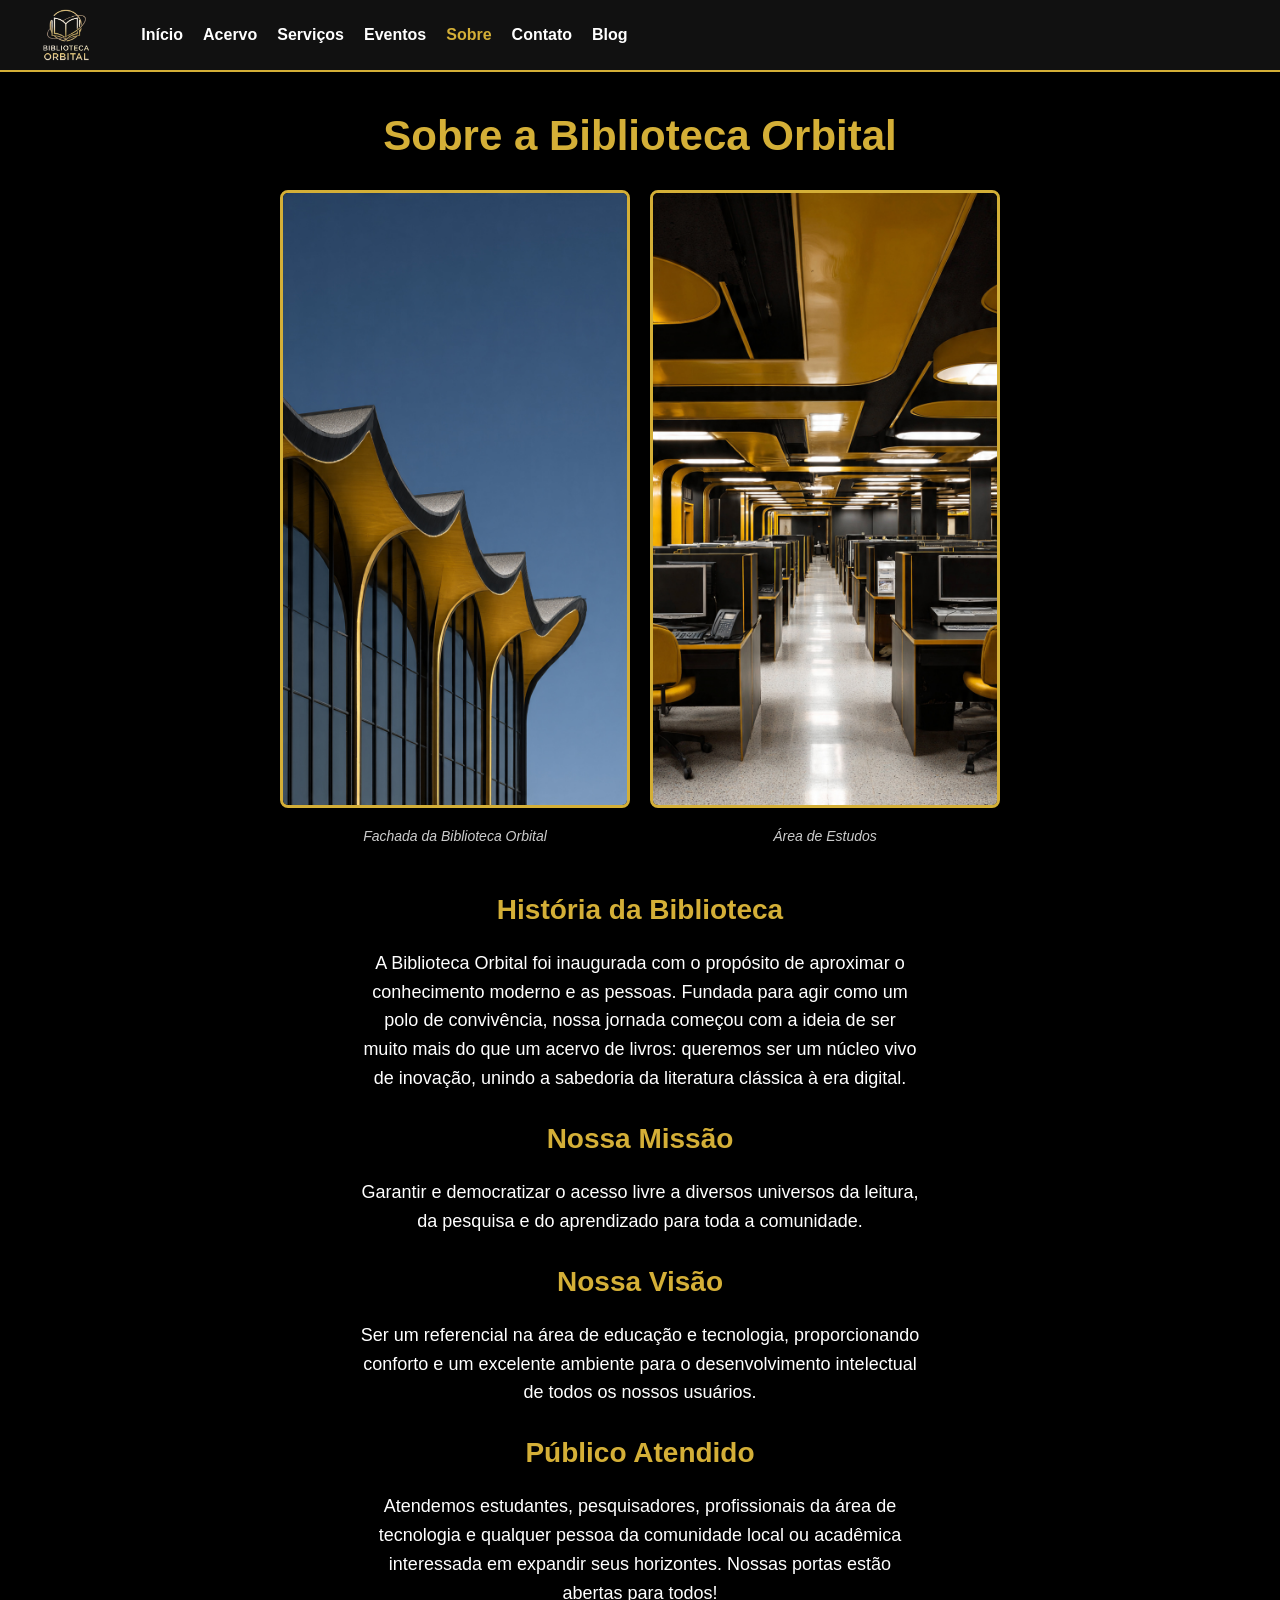
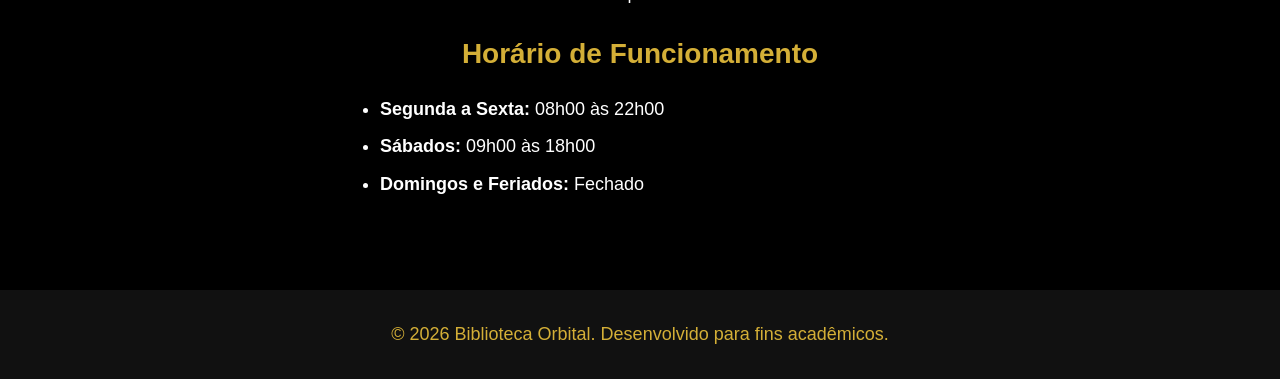
<file: sobre.html>
<!DOCTYPE html>
<html lang="pt-BR">
<head>
    <meta charset="UTF-8">
    <meta name="viewport" content="width=device-width, initial-scale=1.0">
    <title>Sobre a Biblioteca Orbital</title>
    <link rel="stylesheet" href="css/style.css">
</head>
<body>

    <header>
        <a href="index.html" class="logo-link">
            <img src="img/logo-orbital.png" alt="Logo Biblioteca Orbital">
        </a>
        <nav>
            <ul>
                <li><a href="index.html">Início</a></li>
                <li><a href="acervo.html">Acervo</a></li>
                <li><a href="servicos.html">Serviços</a></li>
                <li><a href="eventos.html">Eventos</a></li>
                <li><a href="sobre.html" class="ativo">Sobre</a></li>
                <li><a href="contato.html">Contato</a></li>
                <li><a href="index-blog.html">Blog</a></li>
            </ul>
        </nav>
    </header>

    <main>
        <section class="conteudo">
            <h1>Sobre a Biblioteca Orbital</h1>

            <!-- Imagens da biblioteca -->
            <div class="galeria-sobre">
                <figure>
                    <img src="img/contato.jpg" alt="Fachada da Biblioteca Orbital">
                    <figcaption>Fachada da Biblioteca Orbital</figcaption>
                </figure>
                <figure>
                    <img src="img/salas.jpg" alt="Sala de estudos da Biblioteca Orbital">
                    <figcaption>Área de Estudos</figcaption>
                </figure>
            </div>

            <h2>História da Biblioteca</h2>
            <p>A Biblioteca Orbital foi inaugurada com o propósito de aproximar o conhecimento moderno e as pessoas. Fundada para agir como um polo de convivência, nossa jornada começou com a ideia de ser muito mais do que um acervo de livros: queremos ser um núcleo vivo de inovação, unindo a sabedoria da literatura clássica à era digital.</p>

            <h2>Nossa Missão</h2>
            <p>Garantir e democratizar o acesso livre a diversos universos da leitura, da pesquisa e do aprendizado para toda a comunidade.</p>

            <h2>Nossa Visão</h2>
            <p>Ser um referencial na área de educação e tecnologia, proporcionando conforto e um excelente ambiente para o desenvolvimento intelectual de todos os nossos usuários.</p>

            <h2>Público Atendido</h2>
            <p>Atendemos estudantes, pesquisadores, profissionais da área de tecnologia e qualquer pessoa da comunidade local ou acadêmica interessada em expandir seus horizontes. Nossas portas estão abertas para todos!</p>

            <h2>Horário de Funcionamento</h2>
            <ul>
                <li><strong>Segunda a Sexta:</strong> 08h00 às 22h00</li>
                <li><strong>Sábados:</strong> 09h00 às 18h00</li>
                <li><strong>Domingos e Feriados:</strong> Fechado</li>
            </ul>
        </section>
    </main>

    <footer>
        <p>&copy; 2026 Biblioteca Orbital. Desenvolvido para fins acadêmicos.</p>
    </footer>

</body>
</html>
</file>
<file: css/style.css>
* {
    box-sizing: border-box;
}

:root {
    --preto: #000;
    --preto-claro: #111;
    --cinza: #E5E7EB;
    --cinza-suave: #cccccc;
    --dourado: #D4AF37;
}

body {
    background: var(--preto);
    color: #FFF;
    font-family: Arial, sans-serif;
    margin: 0;
    padding: 0;
    text-align: center;
    min-height: 100vh;
    display: flex;
    flex-direction: column;
}

main {
    flex: 1;
}

h1 {
    color: var(--dourado);
    font-size: 42px;
    margin: 20px 0 10px 0;
}

h2,
h3 {
    color: var(--dourado);
    font-size: 28px;
    margin-top: 30px;
}

figure {
    margin: 20px auto;
    text-align: center;
}

img {
    width: 40%;
    border: 3px solid var(--dourado);
    margin: 0 auto 20px auto;
    border-radius: 3px;
    display: block;
}

figcaption {
    color: var(--cinza-suave);
    font-size: 14px;
    margin-bottom: 20px;
    font-style: italic;
}

header {
    background: var(--preto-claro);
    border-bottom: 2px solid var(--dourado);
    display: flex;
    align-items: center;
    padding: 0 20px;
    position: sticky;
    top: 0;
    z-index: 100;
    gap: 20px;
}

header .logo-link {
    display: flex;
    align-items: center;
    flex-shrink: 0;
    text-decoration: none;
}

header .logo-link img {
    height: 60px;
    width: auto;
    max-width: none;
    border: none;
    border-radius: 0;
    margin: 5px 0;
}

nav ul {
    display: flex;
    list-style: none;
    margin: 0;
    padding: 0;
    flex-wrap: wrap;
}

nav ul li a {
    color: #FFF;
    text-decoration: none;
    padding: 15px 10px;
    font-weight: bold;
    font-size: 16px;
    display: inline-block;
    transition: all 0.2s ease;
}

nav ul li a:hover,
nav ul li a.ativo,
nav ul li a.active {
    color: var(--dourado);
}

p {
    font-size: 18px;
    max-width: 600px;
    margin: 20px auto;
    padding: 0 20px;
    line-height: 1.6;
}

ul,
ol {
    max-width: 600px;
    margin: 20px auto;
    text-align: left;
    font-size: 18px;
    line-height: 1.8;
}

li {
    margin: 5px 0;
}

table {
    width: 90%;
    max-width: 800px;
    margin: 30px auto;
    border-collapse: collapse;
    font-size: 16px;
}

th,
td {
    border: 3px solid var(--dourado);
    padding: 12px;
    text-align: left;
}

th {
    background: var(--dourado);
    color: #000;
}

tr:nth-child(even) {
    background: var(--preto-claro);
}

.disponivel {
    color: #4CAF50;
    font-weight: bold;
}

.emprestado {
    color: #F44336;
    font-weight: bold;
}

.btn {
    display: inline-block;
    background: var(--dourado);
    color: #000;
    padding: 12px 30px;
    text-decoration: none;
    font-weight: bold;
    border-radius: 8px;
    margin: 20px 0 40px 0;
    transition: filter 0.2s;
}

.btn:hover {
    filter: brightness(1.1);
}

.conteudo,
.conteúdo,
.texto {
    padding: 20px;
    max-width: 860px;
    margin: 0 auto;
    text-align: center;
}

.texto {
    text-align: left;
}

.texto p {
    text-align: left;
}

.hero-busca {
    min-height: 58vh;
    display: flex;
    align-items: center;
    justify-content: center;
    text-align: center;
    padding: 4rem 1rem;
    background:
        linear-gradient(rgba(0, 0, 0, 0.78), rgba(0, 0, 0, 0.9)),
        radial-gradient(circle at top, rgba(212, 175, 55, 0.22), transparent 45%);
    border-bottom: 2px solid var(--dourado);
}

.hero-conteudo {
    width: 100%;
    max-width: 1100px;
}

.hero-conteudo h1 {
    font-size: clamp(2.2rem, 5vw, 3.8rem);
    color: var(--dourado);
    margin-bottom: 1rem;
}

.hero-conteudo p {
    max-width: 760px;
    font-size: 1.1rem;
    margin-bottom: 2rem;
    color: var(--cinza);
}

.busca-avancada {
    width: 100%;
}

.busca-wrapper {
    display: flex;
    align-items: stretch;
    width: 100%;
    max-width: 920px;
    margin: 0 auto;
    background: #171717;
    border: 2px solid var(--dourado);
    border-radius: 12px;
    overflow: hidden;
    transition: box-shadow 0.3s ease;
}

.busca-wrapper:focus-within {
    box-shadow: 0 0 0 4px rgba(212, 175, 55, 0.2);
}

.busca-filtro {
    min-width: 180px;
    padding: 1rem;
    background: #1f1f1f;
    color: var(--dourado);
    border: none;
    border-right: 1px solid #333;
    font-size: 1rem;
    cursor: pointer;
    outline: none;
}

.busca-input {
    flex: 1;
    min-width: 0;
    padding: 1rem 1.2rem;
    background: #171717;
    color: var(--cinza);
    border: none;
    font-size: 1rem;
    outline: none;
}

.busca-input::placeholder {
    color: #777;
}

.busca-btn {
    padding: 1rem 1.8rem;
    background: var(--dourado);
    color: #000;
    border: none;
    font-weight: bold;
    font-size: 1rem;
    cursor: pointer;
    transition: filter 0.2s ease;
}

.busca-btn:hover {
    filter: brightness(1.15);
}

.servicos-table {
    width: 90%;
    max-width: 800px;
    margin: 30px auto;
    border-collapse: collapse;
    font-size: 16px;
}

.servicos-table th {
    background: var(--dourado);
    color: #000;
    padding: 12px;
    text-align: left;
    border: 1px solid var(--dourado);
}

.servicos-table td {
    border: 1px solid var(--dourado);
    padding: 12px;
    text-align: left;
}

.servicos-table tr:nth-child(even) {
    background: var(--preto-claro);
}

.acervo-cards {
    display: flex;
    flex-wrap: wrap;
    gap: 20px;
    justify-content: center;
    margin: 30px auto;
    max-width: 860px;
}

.acervo-card {
    background: var(--preto-claro);
    border: 1px solid var(--dourado);
    border-radius: 3px;
    padding: 20px;
    flex: 1;
    min-width: 220px;
    max-width: 260px;
    text-align: left;
}

.acervo-card h3 {
    font-size: 18px;
    margin-top: 0;
}

.acervo-card p {
    font-size: 15px;
    margin: 8px 0 0 0;
    padding: 0;
    max-width: 100%;
}

.contato-info {
    background: var(--preto-claro);
    border: 1px solid var(--dourado);
    border-radius: 5px;
    padding: 30px;
    margin: 30px auto;
    text-align: left;
}

.contato-info p {
    margin: 12px 0;
}

.contato-info strong {
    color: var(--dourado);
}

.contato-wrapper {
    display: flex;
    align-items: stretch;
    justify-content: space-between;
    gap: 40px;
    margin: 40px auto;
    flex-wrap: wrap;
    max-width: 800px;
    text-align: left;
}

.contato-wrapper .contato-info {
    margin: 0;
    flex: 1;
    min-width: 300px;
}

.contato-wrapper .contato-imagem {
    flex: 1;
    min-width: 280px;
    display: flex;
    flex-direction: column;
    align-items: center;
    justify-content: flex-start;
}

.contato-wrapper .contato-imagem img {
    width: 100%;
    max-width: 100%;
    height: auto;
    border: 5px solid var(--dourado);
    border-radius: 8px;
    margin: 0;
}

.form-contato {
    background: var(--preto-claro);
    border: 3px solid var(--dourado);
    border-radius: 8px;
    padding: 30px;
    max-width: 600px;
    margin: 30px auto;
    text-align: left;
}

.form-contato h2 {
    margin-top: 0;
}

.form-contato label {
    display: block;
    color: var(--dourado);
    font-weight: bold;
    margin-bottom: 6px;
    margin-top: 16px;
    font-size: 15px;
}

.form-contato input,
.form-contato textarea,
.form-contato select {
    width: 100%;
    padding: 10px 14px;
    border: 3px solid var(--dourado);
    border-radius: 8px;
    background: #000;
    color: #FFF;
    font-size: 15px;
    font-family: Arial, sans-serif;
}

.form-contato textarea {
    resize: vertical;
    min-height: 120px;
}

.form-contato button {
    margin-top: 20px;
}

.index-images {
    display: grid;
    grid-template-columns: repeat(2, minmax(0, 1fr));
    gap: 20px;
    margin-bottom: 30px;
}

.index-images figure {
    margin: 0;
    width: 100%;
}

.index-images figure img {
    width: 100%;
    max-width: 100%;
    height: 260px;
    object-fit: cover;
}

.destaques {
    display: flex;
    flex-wrap: wrap;
    gap: 20px;
    justify-content: center;
    margin: 30px auto;
    max-width: 860px;
}

.destaque-card {
    background: var(--preto-claro);
    border: 3px solid var(--dourado);
    border-radius: 3px;
    padding: 24px 20px;
    flex: 1;
    min-width: 200px;
    max-width: 240px;
    text-align: center;
}

.destaque-card h3 {
    font-size: 18px;
    margin: 0 0 10px 0;
}

.destaque-card p {
    font-size: 14px;
    color: var(--cinza-suave);
    margin: 0;
    padding: 0;
    max-width: 100%;
}

.galeria-sobre {
    display: flex;
    flex-wrap: wrap;
    justify-content: center;
    gap: 20px;
    margin: 30px 0;
}

.galeria-sobre figure {
    margin: 0;
    max-width: 350px;
}

.galeria-sobre img {
    width: 100%;
    max-width: 100%;
    border-radius: 8px;
}

.container {
    max-width: 1200px;
    margin: 50px auto;
    padding: 0 20px;
}

.posts-grid {
    display: grid;
    grid-template-columns: repeat(auto-fit, minmax(280px, 1fr));
    gap: 30px;
}

.post-card {
    background-color: var(--preto-claro);
    border: 1px solid var(--dourado);
    border-radius: 8px;
    overflow: hidden;
    box-shadow: 0 4px 15px rgba(0, 0, 0, 0.3);
    transition: transform 0.3s, box-shadow 0.3s;
    display: flex;
    flex-direction: column;
}

.post-card:hover {
    transform: translateY(-5px);
    box-shadow: 0 8px 25px rgba(212, 175, 55, 0.2);
}

.post-img {
    height: 200px;
    background-size: cover;
    background-position: center;
    flex-shrink: 0;
}

.post-content {
    padding: 20px;
    text-align: left;
    flex: 1;
    display: flex;
    flex-direction: column;
    overflow: hidden;
}

.post-content .category {
    font-size: 12px;
    text-transform: uppercase;
    color: var(--dourado);
    font-weight: bold;
    letter-spacing: 1px;
}

.post-content h2 {
    font-size: 20px;
    margin: 10px 0;
    color: var(--dourado);
    word-break: break-word;
    overflow-wrap: break-word;
}

.post-content p {
    font-size: 15px;
    color: var(--cinza-suave);
    line-height: 1.6;
    margin-bottom: 15px;
    overflow-wrap: break-word;
    word-break: break-word;
    flex: 1;
    max-width: 100%;
    padding: 0;
}

.post-content .read-more {
    color: var(--dourado);
    text-decoration: none;
    font-weight: bold;
    font-size: 14px;
    transition: color 0.2s;
    margin-top: auto;
}

.post-content .read-more:hover {
    color: #FFF;
}

footer,
#footer {
    background-color: var(--preto-claro);
    color: var(--dourado);
    text-align: center;
    padding: 30px 20px;
    margin-top: 50px;
    font-size: 14px;
}

footer p,
#footer p {
    margin: 0;
    max-width: 100%;
}

.redes-sociais {
    display: flex;
    justify-content: center;
    gap: 20px;
}

.redes-sociais a {
    color: var(--cinza);
    font-size: 24px;
    transition: color 0.3s ease, transform 0.3s ease;
}

.redes-sociais a:hover {
    color: var(--dourado);
    transform: translateY(-3px) scale(1.1);
}

@media (max-width: 768px) {
    .busca-wrapper {
        flex-direction: column;
    }

    .busca-filtro {
        width: 100%;
        border-right: none;
        border-bottom: 1px solid #333;
    }

    .busca-btn {
        width: 100%;
    }
}

@media (max-width: 600px) {
    h1 {
        font-size: 28px;
    }

    h2,
    h3 {
        font-size: 22px;
    }

    nav ul li a {
        padding: 14px 10px;
        font-size: 14px;
    }

    table {
        font-size: 13px;
    }

    th,
    td {
        padding: 8px 6px;
    }

    img {
        width: 95%;
    }

    p {
        font-size: 16px;
    }

    .contato-wrapper {
        flex-direction: column;
    }

    .index-images {
        grid-template-columns: 1fr;
    }

    .acervo-card,
    .destaque-card {
        max-width: 100%;
    }
}
</file>
